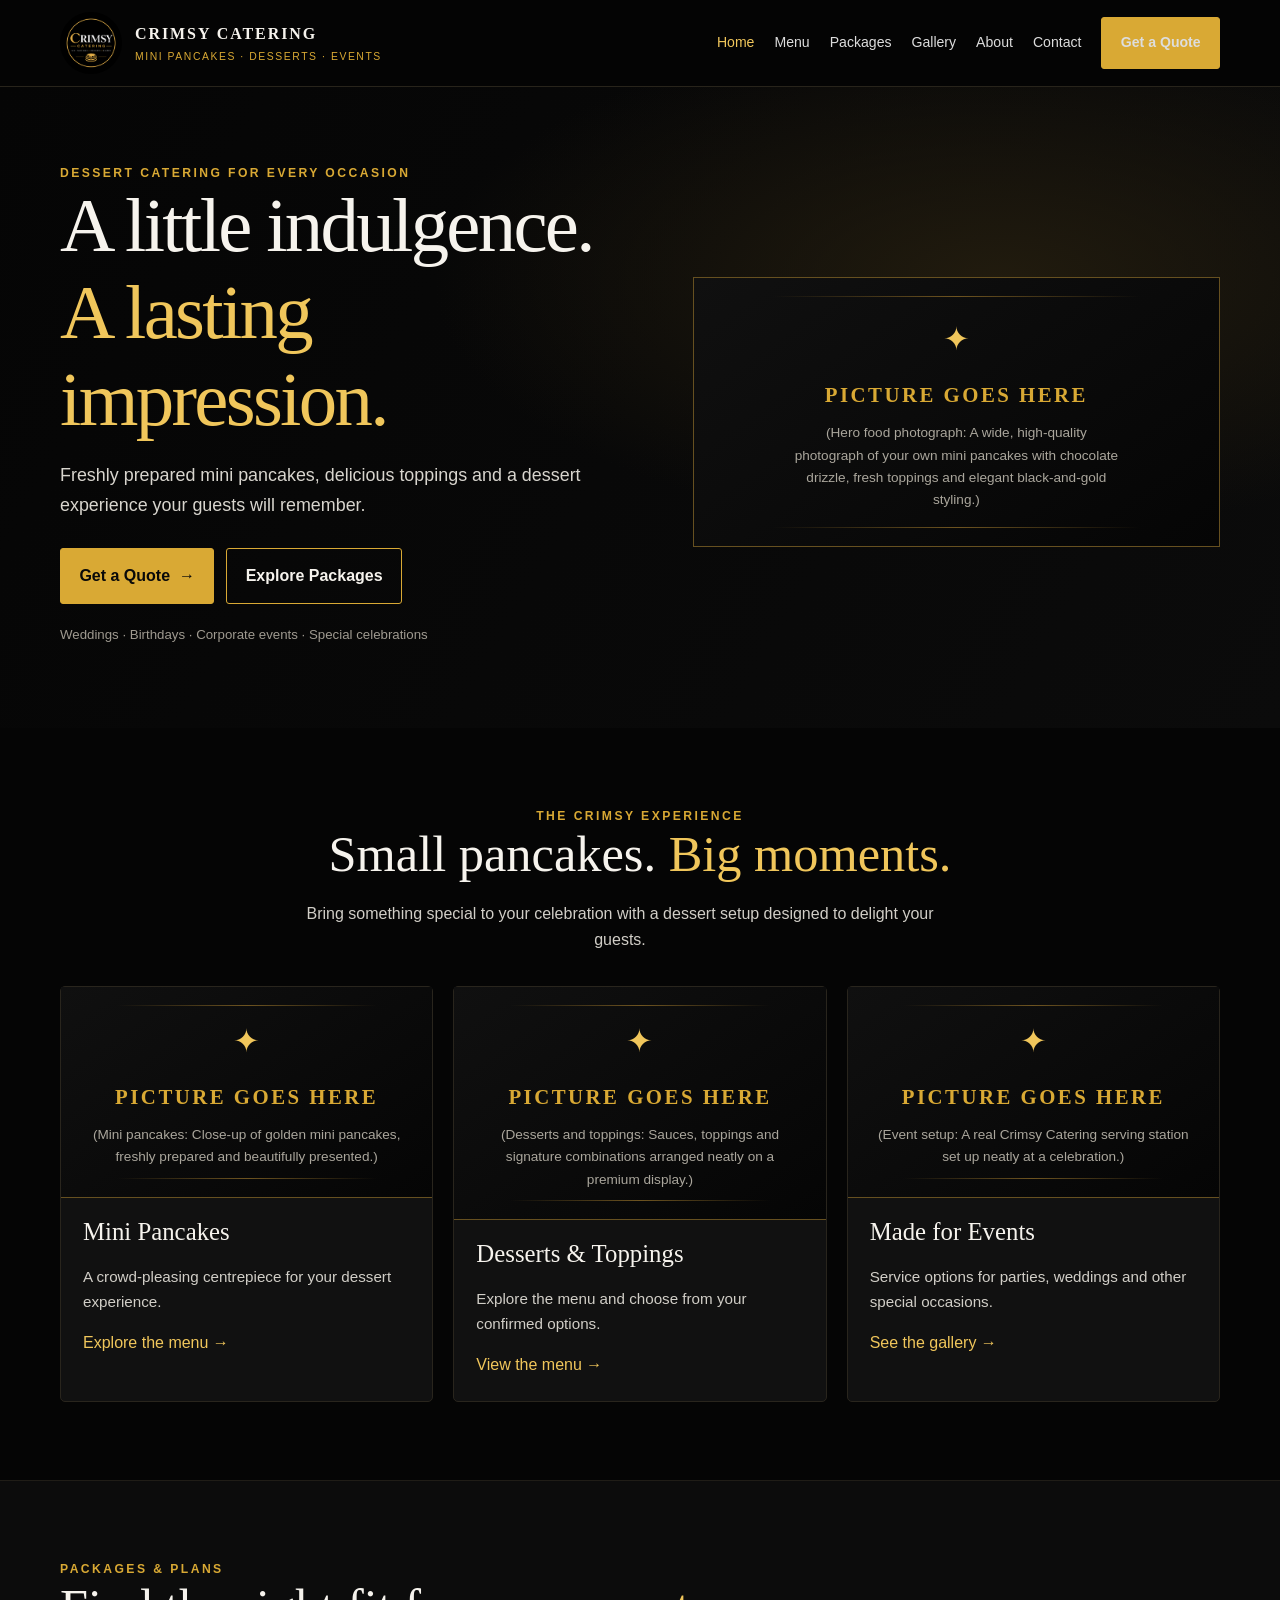
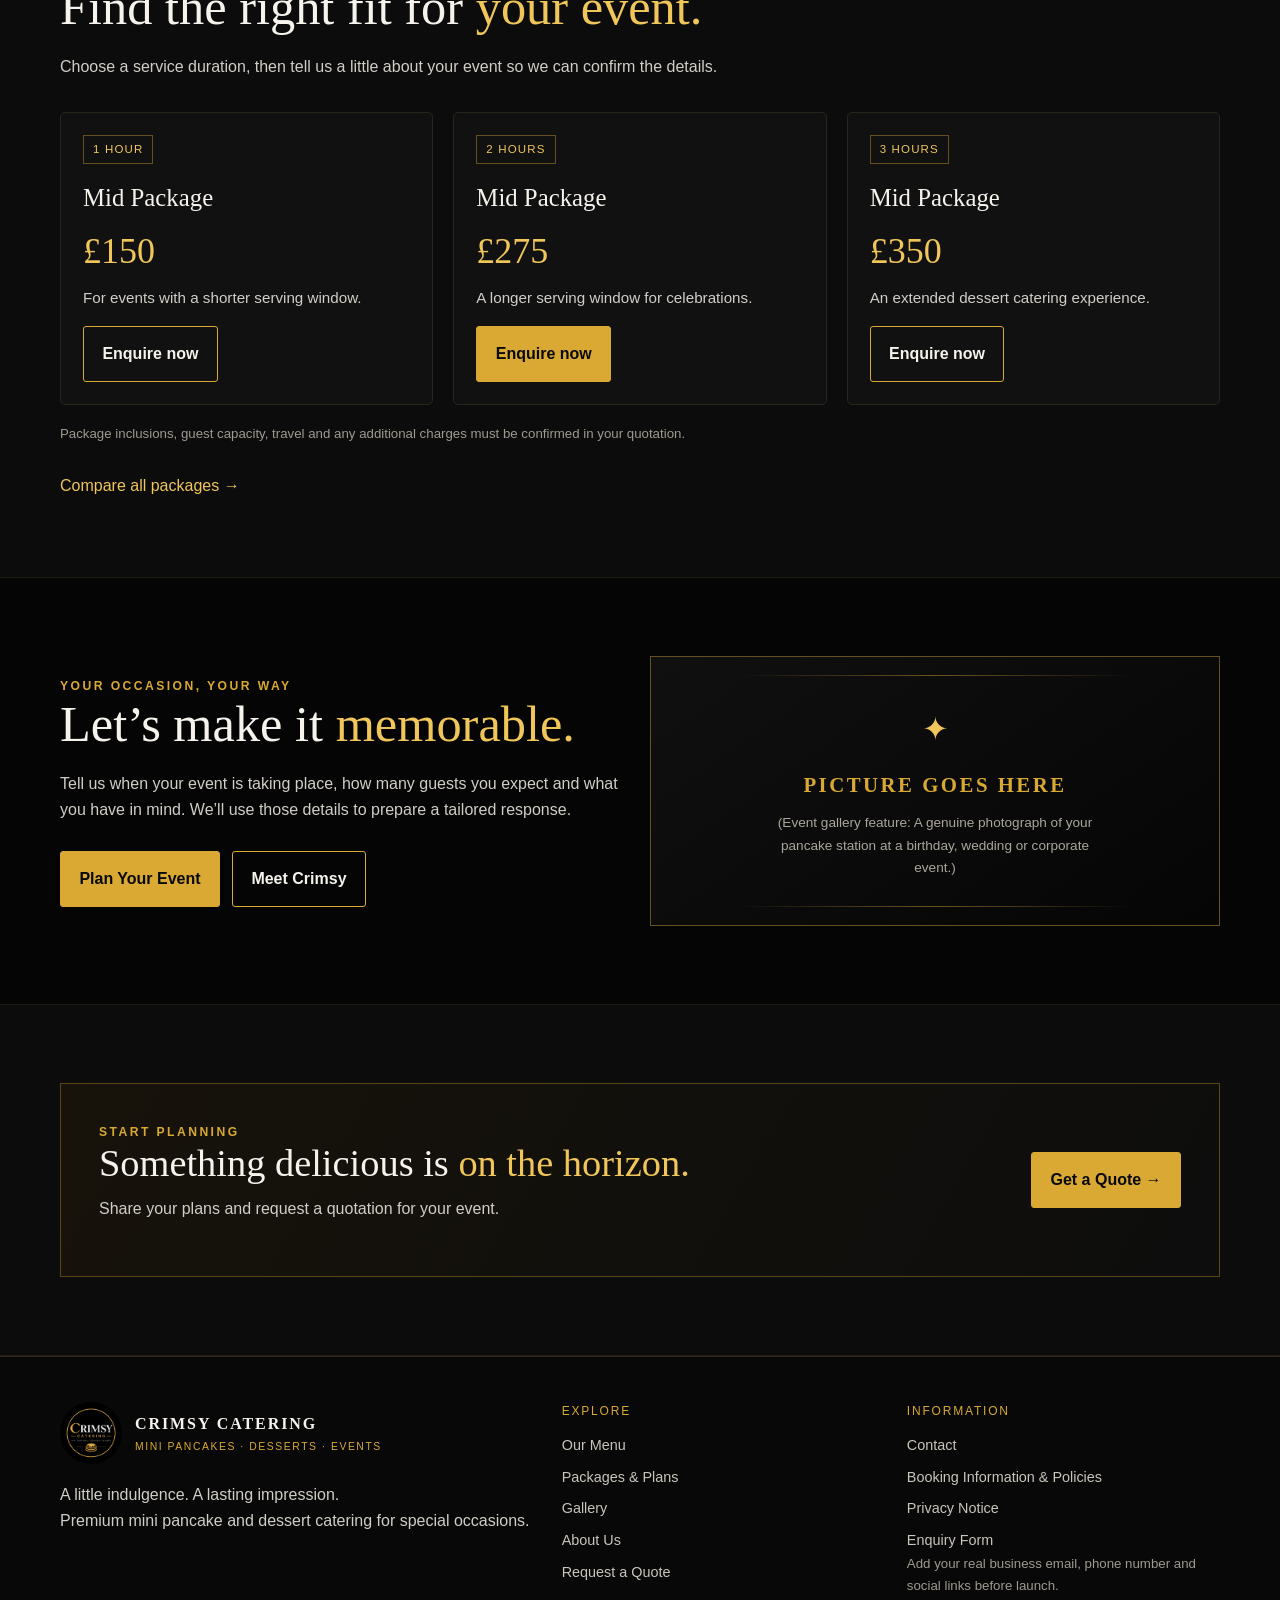
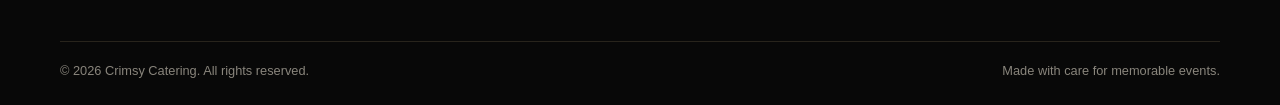
<file: index.html>
<!doctype html>
<html lang="en-GB"><head><meta charset="utf-8"><meta name="viewport" content="width=device-width, initial-scale=1">
<title>Home | Crimsy Catering</title><meta name="description" content="Crimsy Catering — premium mini pancakes, desserts and event catering.">
<meta name="theme-color" content="#050505"><link rel="icon" href="assets/crimsy-logo.png"><link rel="stylesheet" href="assets/style.css">
</head><body><header class="site-header"><div class="wrap nav">
      <a class="brand" href="index.html" aria-label="Crimsy Catering home">
        <img src="assets/crimsy-logo.png" alt="Crimsy Catering logo">
        <span><strong>CRIMSY CATERING</strong><small>MINI PANCAKES · DESSERTS · EVENTS</small></span>
      </a>
      <button class="nav-toggle" aria-expanded="false" aria-label="Open navigation">☰</button>
      <nav class="nav-links" aria-label="Main navigation"><a href="index.html" aria-current="page">Home</a><a href="menu.html" >Menu</a><a href="packages.html" >Packages</a><a href="gallery.html" >Gallery</a><a href="about.html" >About</a><a href="contact.html" >Contact</a><a class="button" href="quote.html">Get a Quote</a></nav>
    </div></header><main>
<section class="hero"><div class="wrap hero-grid"><div>
  <div class="eyebrow">Dessert catering for every occasion</div>
  <h1>A little indulgence.<br><span class="gold">A lasting impression.</span></h1>
  <p class="lead">Freshly prepared mini pancakes, delicious toppings and a dessert experience your guests will remember.</p>
  <div class="actions"><a class="button" href="quote.html">Get a Quote <span>→</span></a><a class="button secondary" href="packages.html">Explore Packages</a></div>
  <p class="smallprint" style="margin-top:20px">Weddings · Birthdays · Corporate events · Special celebrations</p>
</div><div class="placeholder " role="img" aria-label="Picture placeholder: Hero food photograph. A wide, high-quality photograph of your own mini pancakes with chocolate drizzle, fresh toppings and elegant black-and-gold styling.">
      <div class="frame-icon" aria-hidden="true">✦</div>
      <strong>Picture goes here</strong>
      <span>(Hero food photograph: A wide, high-quality photograph of your own mini pancakes with chocolate drizzle, fresh toppings and elegant black-and-gold styling.)</span>
    </div></div></section>
<section class="section"><div class="wrap"><div class="section-head center"><div class="eyebrow">The Crimsy experience</div><h2>Small pancakes. <span class="gold">Big moments.</span></h2><p>Bring something special to your celebration with a dessert setup designed to delight your guests.</p></div>
<div class="grid"><article class="card"><div class="placeholder compact" role="img" aria-label="Picture placeholder: Mini pancakes. Close-up of golden mini pancakes, freshly prepared and beautifully presented.">
      <div class="frame-icon" aria-hidden="true">✦</div>
      <strong>Picture goes here</strong>
      <span>(Mini pancakes: Close-up of golden mini pancakes, freshly prepared and beautifully presented.)</span>
    </div><h3>Mini Pancakes</h3><p>A crowd-pleasing centrepiece for your dessert experience.</p><a class="gold" href="menu.html">Explore the menu →</a></article>
<article class="card"><div class="placeholder compact" role="img" aria-label="Picture placeholder: Desserts and toppings. Sauces, toppings and signature combinations arranged neatly on a premium display.">
      <div class="frame-icon" aria-hidden="true">✦</div>
      <strong>Picture goes here</strong>
      <span>(Desserts and toppings: Sauces, toppings and signature combinations arranged neatly on a premium display.)</span>
    </div><h3>Desserts & Toppings</h3><p>Explore the menu and choose from your confirmed options.</p><a class="gold" href="menu.html">View the menu →</a></article>
<article class="card"><div class="placeholder compact" role="img" aria-label="Picture placeholder: Event setup. A real Crimsy Catering serving station set up neatly at a celebration.">
      <div class="frame-icon" aria-hidden="true">✦</div>
      <strong>Picture goes here</strong>
      <span>(Event setup: A real Crimsy Catering serving station set up neatly at a celebration.)</span>
    </div><h3>Made for Events</h3><p>Service options for parties, weddings and other special occasions.</p><a class="gold" href="gallery.html">See the gallery →</a></article></div></div></section>
<section class="section alt"><div class="wrap"><div class="section-head"><div class="eyebrow">Packages & plans</div><h2>Find the right fit for <span class="gold">your event.</span></h2><p>Choose a service duration, then tell us a little about your event so we can confirm the details.</p></div>
<div class="grid"><article class="card"><span class="tag">1 hour</span><h3>Mid Package</h3><div class="price">£150</div><p>For events with a shorter serving window.</p><a class="button secondary" href="quote.html?package=1-hour">Enquire now</a></article><article class="card"><span class="tag">2 hours</span><h3>Mid Package</h3><div class="price">£275</div><p>A longer serving window for celebrations.</p><a class="button" href="quote.html?package=2-hours">Enquire now</a></article><article class="card"><span class="tag">3 hours</span><h3>Mid Package</h3><div class="price">£350</div><p>An extended dessert catering experience.</p><a class="button secondary" href="quote.html?package=3-hours">Enquire now</a></article></div>
<p class="smallprint" style="margin-top:18px">Package inclusions, guest capacity, travel and any additional charges must be confirmed in your quotation.</p><div class="actions"><a class="gold" href="packages.html">Compare all packages →</a></div></div></section>
<section class="section"><div class="wrap"><div class="grid two" style="align-items:center"><div><div class="eyebrow">Your occasion, your way</div><h2>Let’s make it <span class="gold">memorable.</span></h2><p>Tell us when your event is taking place, how many guests you expect and what you have in mind. We’ll use those details to prepare a tailored response.</p><div class="actions"><a class="button" href="quote.html">Plan Your Event</a><a class="button secondary" href="about.html">Meet Crimsy</a></div></div><div class="placeholder " role="img" aria-label="Picture placeholder: Event gallery feature. A genuine photograph of your pancake station at a birthday, wedding or corporate event.">
      <div class="frame-icon" aria-hidden="true">✦</div>
      <strong>Picture goes here</strong>
      <span>(Event gallery feature: A genuine photograph of your pancake station at a birthday, wedding or corporate event.)</span>
    </div></div></div></section>
<section class="section alt"><div class="wrap"><div class="banner"><div><div class="eyebrow">Start planning</div><h2>Something delicious is <span class="gold">on the horizon.</span></h2><p>Share your plans and request a quotation for your event.</p></div><a class="button" href="quote.html">Get a Quote →</a></div></div></section>
</main><footer class="site-footer"><div class="wrap">
      <div class="footer-grid">
        <div><a class="brand" href="index.html"><img src="assets/crimsy-logo.png" alt=""><span><strong>CRIMSY CATERING</strong><small>MINI PANCAKES · DESSERTS · EVENTS</small></span></a><p style="margin-top:18px">A little indulgence. A lasting impression.<br>Premium mini pancake and dessert catering for special occasions.</p></div>
        <div><div class="footer-title">Explore</div><div class="footer-links"><a href="menu.html">Our Menu</a><a href="packages.html">Packages & Plans</a><a href="gallery.html">Gallery</a><a href="about.html">About Us</a><a href="quote.html">Request a Quote</a></div></div>
        <div><div class="footer-title">Information</div><div class="footer-links"><a href="contact.html">Contact</a><a href="booking-information.html">Booking Information & Policies</a><a href="privacy.html">Privacy Notice</a><a href="quote.html">Enquiry Form</a></div><p class="smallprint">Add your real business email, phone number and social links before launch.</p></div>
      </div>
      <div class="copyright"><span>© <span data-year></span> Crimsy Catering. All rights reserved.</span><span>Made with care for memorable events.</span></div>
    </div></footer><script src="assets/script.js"></script></body></html>
</file>
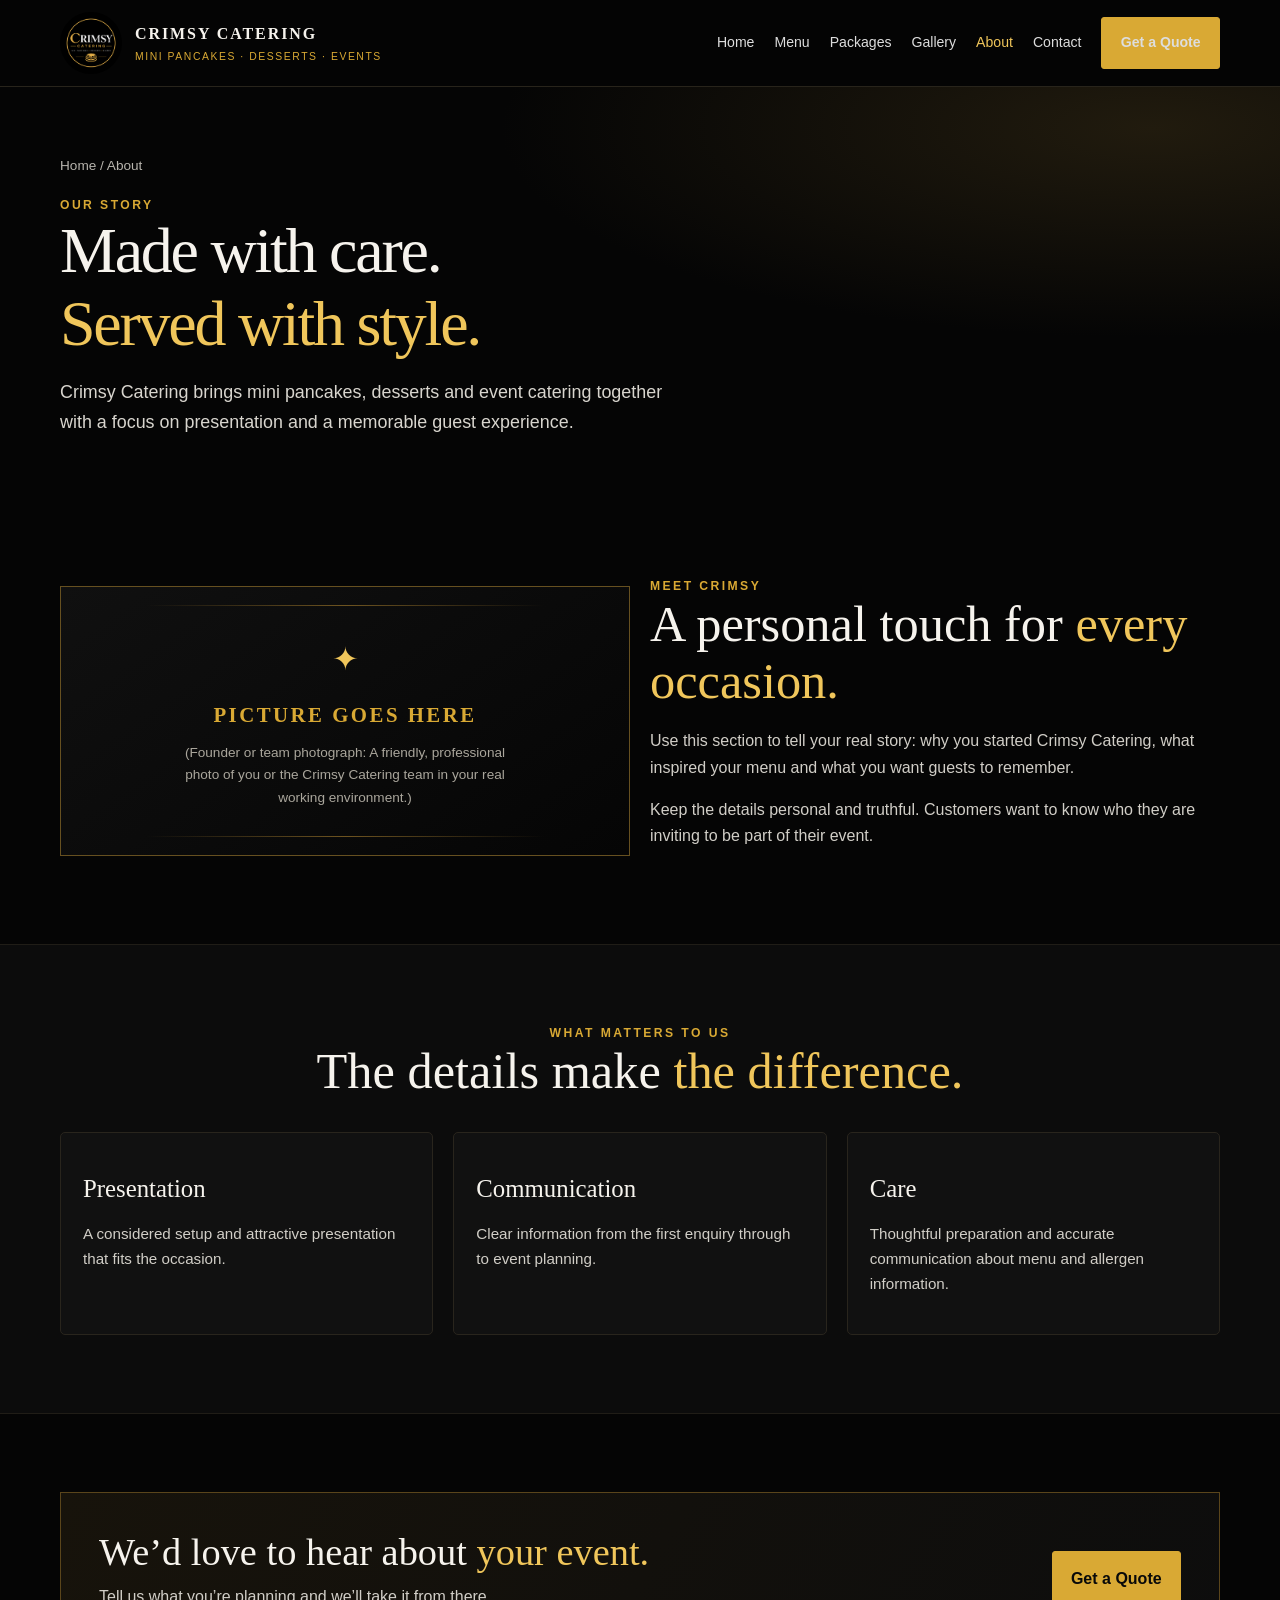
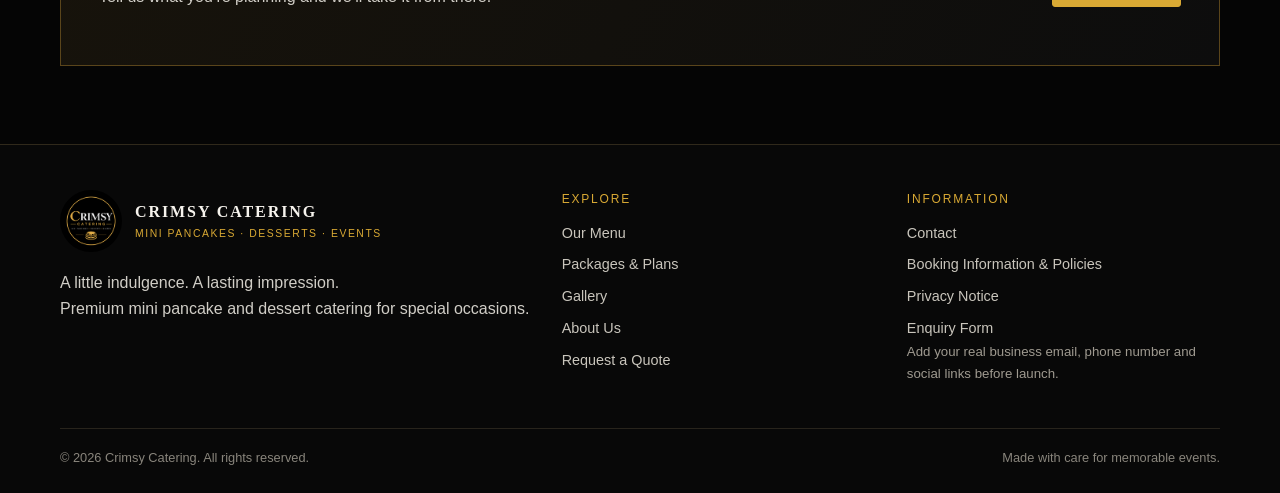
<file: about.html>
<!doctype html>
<html lang="en-GB"><head><meta charset="utf-8"><meta name="viewport" content="width=device-width, initial-scale=1">
<title>About Us | Crimsy Catering</title><meta name="description" content="Crimsy Catering — premium mini pancakes, desserts and event catering.">
<meta name="theme-color" content="#050505"><link rel="icon" href="assets/crimsy-logo.png"><link rel="stylesheet" href="assets/style.css">
</head><body><header class="site-header"><div class="wrap nav">
      <a class="brand" href="index.html" aria-label="Crimsy Catering home">
        <img src="assets/crimsy-logo.png" alt="Crimsy Catering logo">
        <span><strong>CRIMSY CATERING</strong><small>MINI PANCAKES · DESSERTS · EVENTS</small></span>
      </a>
      <button class="nav-toggle" aria-expanded="false" aria-label="Open navigation">☰</button>
      <nav class="nav-links" aria-label="Main navigation"><a href="index.html" >Home</a><a href="menu.html" >Menu</a><a href="packages.html" >Packages</a><a href="gallery.html" >Gallery</a><a href="about.html" aria-current="page">About</a><a href="contact.html" >Contact</a><a class="button" href="quote.html">Get a Quote</a></nav>
    </div></header><main><section class="page-hero"><div class="wrap"><div class="breadcrumb">Home / About</div><div class="eyebrow">Our story</div><h1>Made with care.<br><span class="gold">Served with style.</span></h1><p class="lead">Crimsy Catering brings mini pancakes, desserts and event catering together with a focus on presentation and a memorable guest experience.</p></div></section>
<section class="section"><div class="wrap"><div class="grid two" style="align-items:center"><div><div class="placeholder " role="img" aria-label="Picture placeholder: Founder or team photograph. A friendly, professional photo of you or the Crimsy Catering team in your real working environment.">
      <div class="frame-icon" aria-hidden="true">✦</div>
      <strong>Picture goes here</strong>
      <span>(Founder or team photograph: A friendly, professional photo of you or the Crimsy Catering team in your real working environment.)</span>
    </div></div><div><div class="eyebrow">Meet Crimsy</div><h2>A personal touch for <span class="gold">every occasion.</span></h2><p>Use this section to tell your real story: why you started Crimsy Catering, what inspired your menu and what you want guests to remember.</p><p>Keep the details personal and truthful. Customers want to know who they are inviting to be part of their event.</p></div></div></div></section>
<section class="section alt"><div class="wrap"><div class="section-head center"><div class="eyebrow">What matters to us</div><h2>The details make <span class="gold">the difference.</span></h2></div><div class="grid"><article class="card"><h3>Presentation</h3><p>A considered setup and attractive presentation that fits the occasion.</p></article><article class="card"><h3>Communication</h3><p>Clear information from the first enquiry through to event planning.</p></article><article class="card"><h3>Care</h3><p>Thoughtful preparation and accurate communication about menu and allergen information.</p></article></div></div></section>
<section class="section"><div class="wrap"><div class="banner"><div><h2>We’d love to hear about <span class="gold">your event.</span></h2><p>Tell us what you’re planning and we’ll take it from there.</p></div><a class="button" href="quote.html">Get a Quote</a></div></div></section></main><footer class="site-footer"><div class="wrap">
      <div class="footer-grid">
        <div><a class="brand" href="index.html"><img src="assets/crimsy-logo.png" alt=""><span><strong>CRIMSY CATERING</strong><small>MINI PANCAKES · DESSERTS · EVENTS</small></span></a><p style="margin-top:18px">A little indulgence. A lasting impression.<br>Premium mini pancake and dessert catering for special occasions.</p></div>
        <div><div class="footer-title">Explore</div><div class="footer-links"><a href="menu.html">Our Menu</a><a href="packages.html">Packages & Plans</a><a href="gallery.html">Gallery</a><a href="about.html">About Us</a><a href="quote.html">Request a Quote</a></div></div>
        <div><div class="footer-title">Information</div><div class="footer-links"><a href="contact.html">Contact</a><a href="booking-information.html">Booking Information & Policies</a><a href="privacy.html">Privacy Notice</a><a href="quote.html">Enquiry Form</a></div><p class="smallprint">Add your real business email, phone number and social links before launch.</p></div>
      </div>
      <div class="copyright"><span>© <span data-year></span> Crimsy Catering. All rights reserved.</span><span>Made with care for memorable events.</span></div>
    </div></footer><script src="assets/script.js"></script></body></html>
</file>
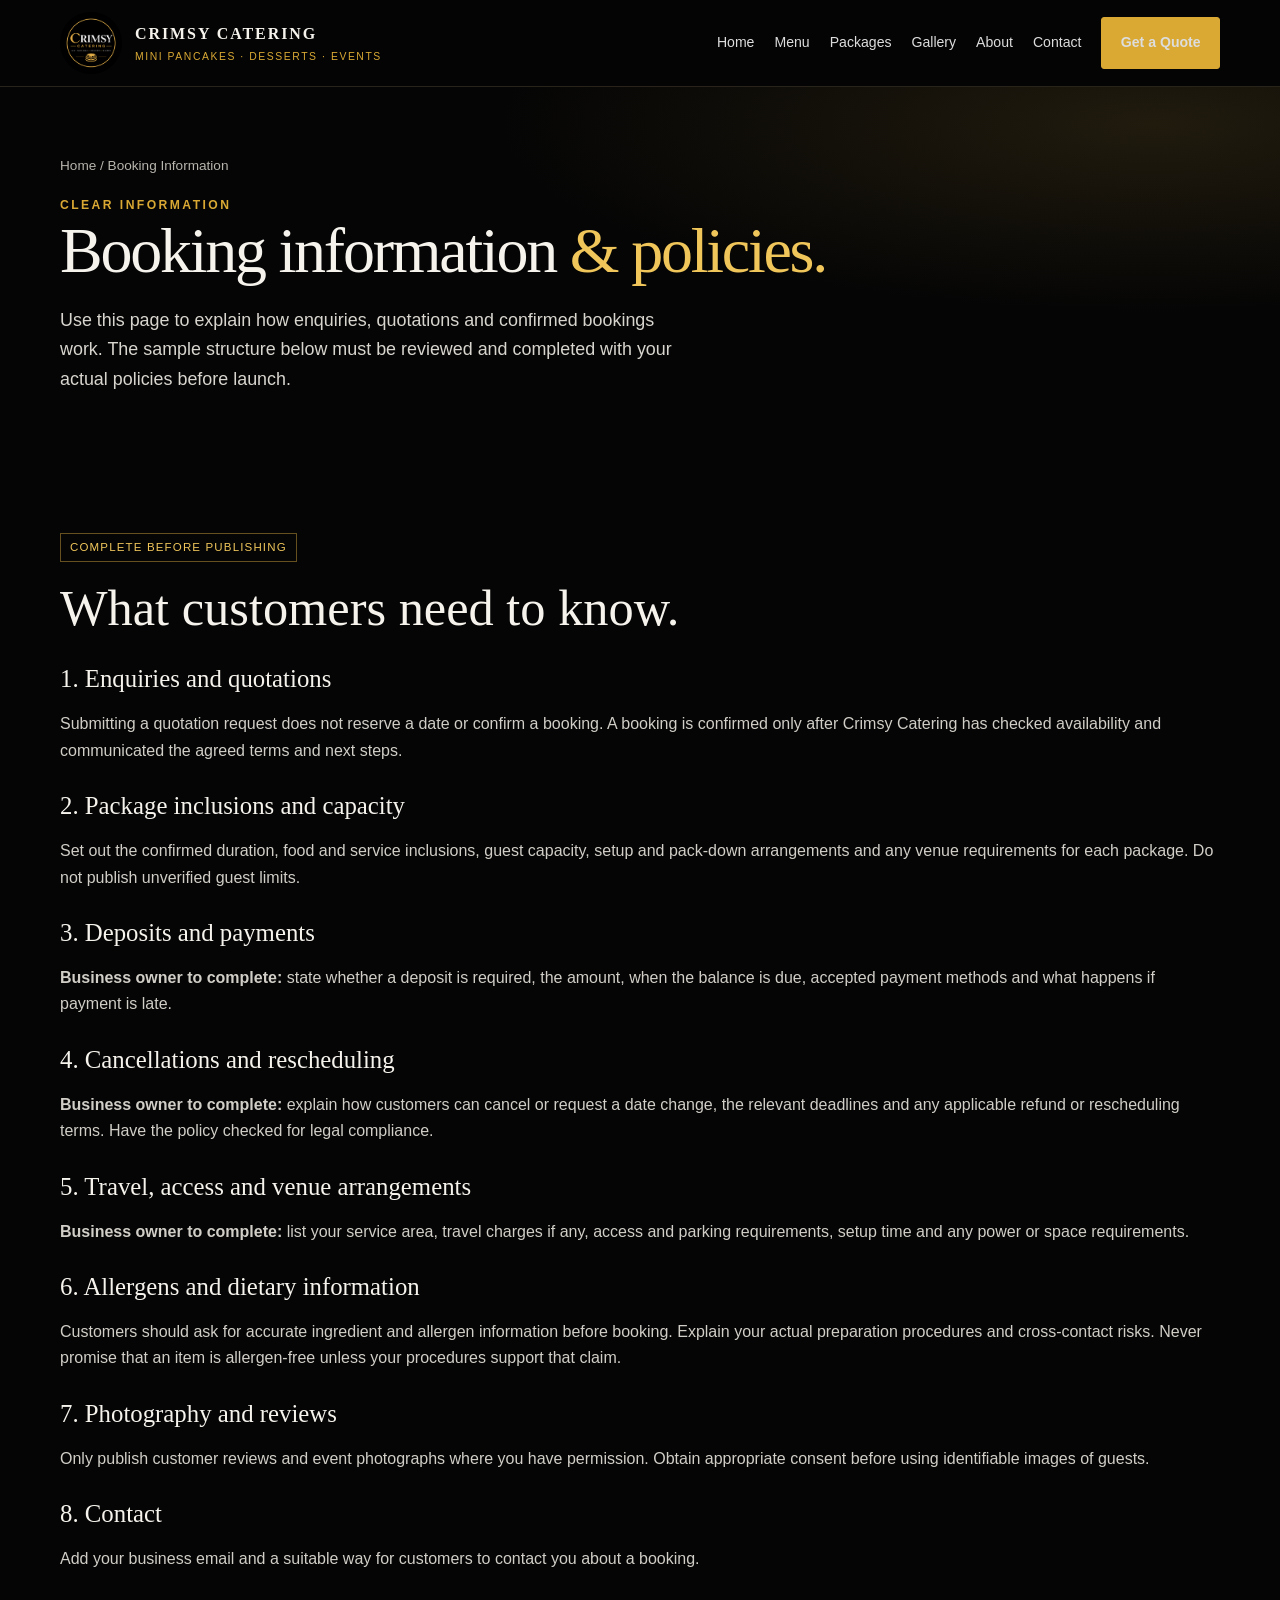
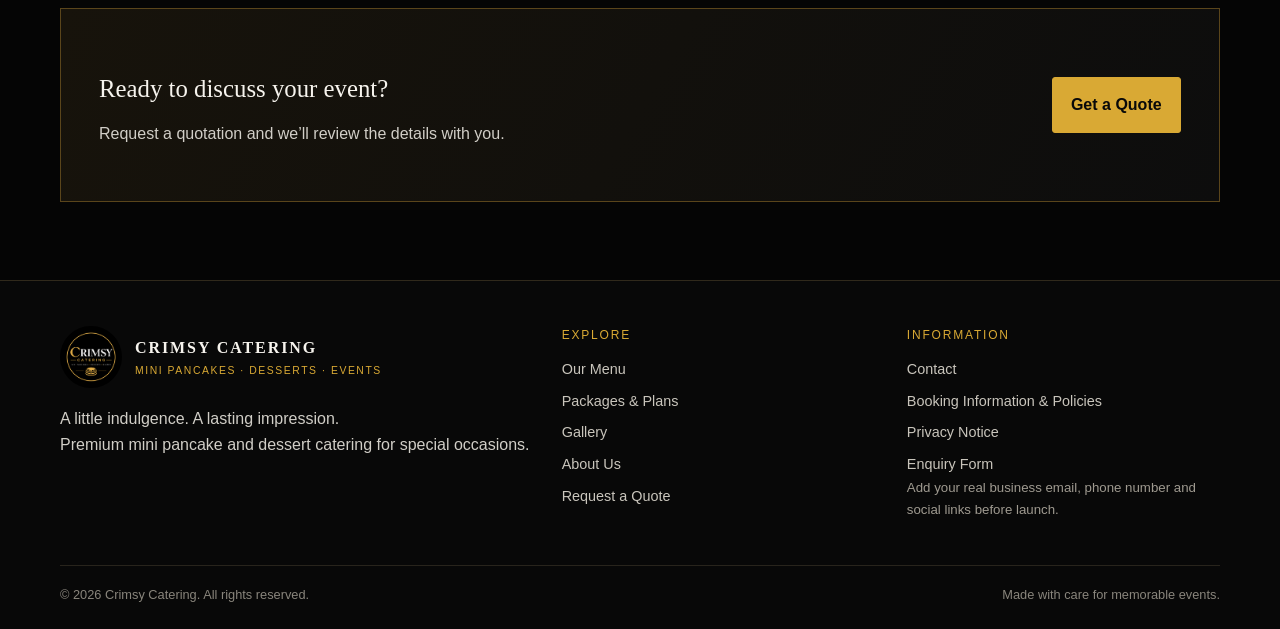
<file: booking-information.html>
<!doctype html>
<html lang="en-GB"><head><meta charset="utf-8"><meta name="viewport" content="width=device-width, initial-scale=1">
<title>Booking Information & Policies | Crimsy Catering</title><meta name="description" content="Crimsy Catering — premium mini pancakes, desserts and event catering.">
<meta name="theme-color" content="#050505"><link rel="icon" href="assets/crimsy-logo.png"><link rel="stylesheet" href="assets/style.css">
</head><body><header class="site-header"><div class="wrap nav">
      <a class="brand" href="index.html" aria-label="Crimsy Catering home">
        <img src="assets/crimsy-logo.png" alt="Crimsy Catering logo">
        <span><strong>CRIMSY CATERING</strong><small>MINI PANCAKES · DESSERTS · EVENTS</small></span>
      </a>
      <button class="nav-toggle" aria-expanded="false" aria-label="Open navigation">☰</button>
      <nav class="nav-links" aria-label="Main navigation"><a href="index.html" >Home</a><a href="menu.html" >Menu</a><a href="packages.html" >Packages</a><a href="gallery.html" >Gallery</a><a href="about.html" >About</a><a href="contact.html" >Contact</a><a class="button" href="quote.html">Get a Quote</a></nav>
    </div></header><main><section class="page-hero"><div class="wrap"><div class="breadcrumb">Home / Booking Information</div><div class="eyebrow">Clear information</div><h1>Booking information <span class="gold">& policies.</span></h1><p class="lead">Use this page to explain how enquiries, quotations and confirmed bookings work. The sample structure below must be reviewed and completed with your actual policies before launch.</p></div></section>
<section class="section"><div class="wrap policy-list"><div class="tag">Complete before publishing</div><h2 style="margin-top:18px">What customers need to know.</h2>
<h3>1. Enquiries and quotations</h3><p>Submitting a quotation request does not reserve a date or confirm a booking. A booking is confirmed only after Crimsy Catering has checked availability and communicated the agreed terms and next steps.</p>
<h3>2. Package inclusions and capacity</h3><p>Set out the confirmed duration, food and service inclusions, guest capacity, setup and pack-down arrangements and any venue requirements for each package. Do not publish unverified guest limits.</p>
<h3>3. Deposits and payments</h3><p><strong>Business owner to complete:</strong> state whether a deposit is required, the amount, when the balance is due, accepted payment methods and what happens if payment is late.</p>
<h3>4. Cancellations and rescheduling</h3><p><strong>Business owner to complete:</strong> explain how customers can cancel or request a date change, the relevant deadlines and any applicable refund or rescheduling terms. Have the policy checked for legal compliance.</p>
<h3>5. Travel, access and venue arrangements</h3><p><strong>Business owner to complete:</strong> list your service area, travel charges if any, access and parking requirements, setup time and any power or space requirements.</p>
<h3>6. Allergens and dietary information</h3><p>Customers should ask for accurate ingredient and allergen information before booking. Explain your actual preparation procedures and cross-contact risks. Never promise that an item is allergen-free unless your procedures support that claim.</p>
<h3>7. Photography and reviews</h3><p>Only publish customer reviews and event photographs where you have permission. Obtain appropriate consent before using identifiable images of guests.</p>
<h3>8. Contact</h3><p>Add your business email and a suitable way for customers to contact you about a booking.</p>
<div class="banner" style="margin-top:35px"><div><h3>Ready to discuss your event?</h3><p>Request a quotation and we’ll review the details with you.</p></div><a class="button" href="quote.html">Get a Quote</a></div></div></section></main><footer class="site-footer"><div class="wrap">
      <div class="footer-grid">
        <div><a class="brand" href="index.html"><img src="assets/crimsy-logo.png" alt=""><span><strong>CRIMSY CATERING</strong><small>MINI PANCAKES · DESSERTS · EVENTS</small></span></a><p style="margin-top:18px">A little indulgence. A lasting impression.<br>Premium mini pancake and dessert catering for special occasions.</p></div>
        <div><div class="footer-title">Explore</div><div class="footer-links"><a href="menu.html">Our Menu</a><a href="packages.html">Packages & Plans</a><a href="gallery.html">Gallery</a><a href="about.html">About Us</a><a href="quote.html">Request a Quote</a></div></div>
        <div><div class="footer-title">Information</div><div class="footer-links"><a href="contact.html">Contact</a><a href="booking-information.html">Booking Information & Policies</a><a href="privacy.html">Privacy Notice</a><a href="quote.html">Enquiry Form</a></div><p class="smallprint">Add your real business email, phone number and social links before launch.</p></div>
      </div>
      <div class="copyright"><span>© <span data-year></span> Crimsy Catering. All rights reserved.</span><span>Made with care for memorable events.</span></div>
    </div></footer><script src="assets/script.js"></script></body></html>
</file>
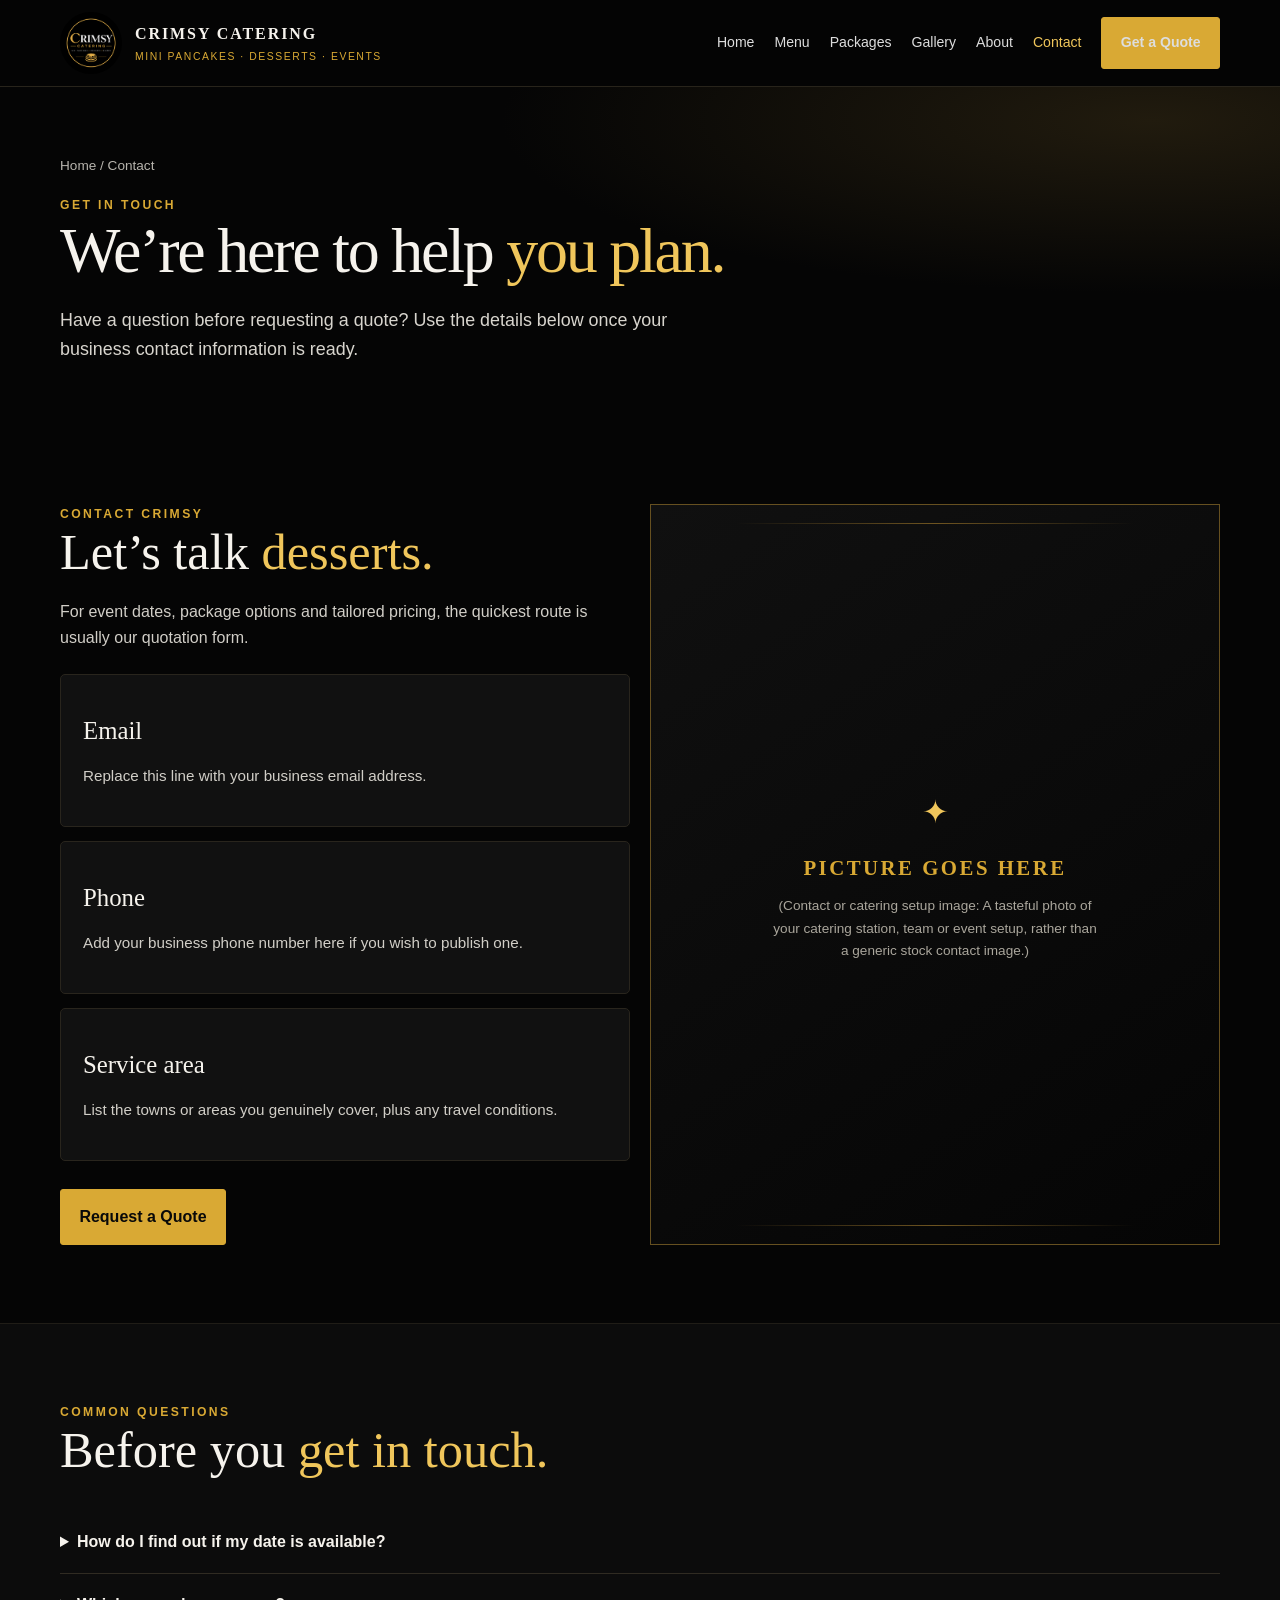
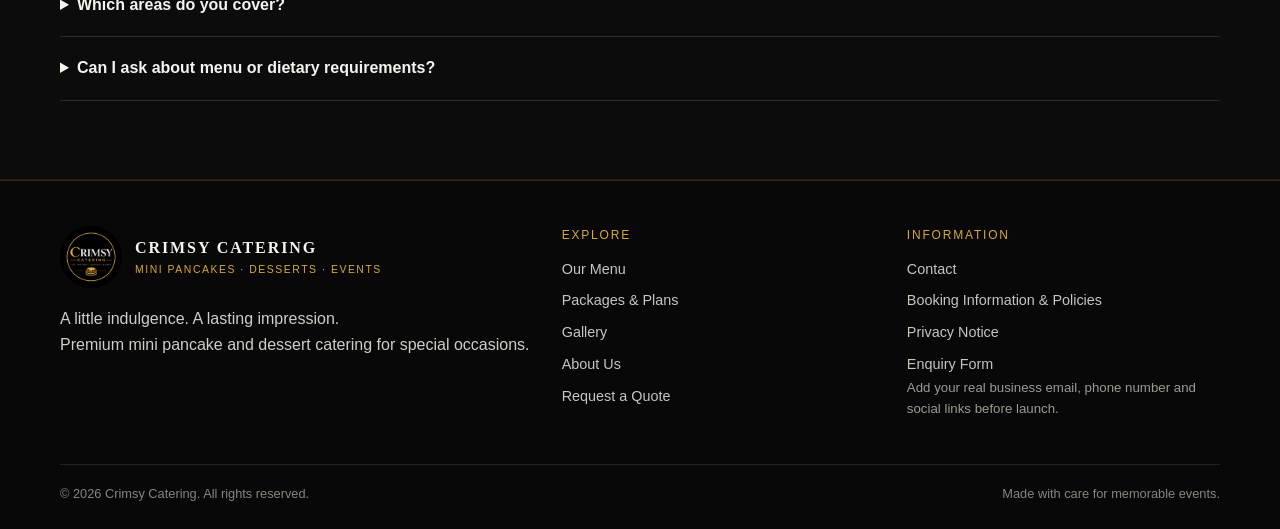
<file: contact.html>
<!doctype html>
<html lang="en-GB"><head><meta charset="utf-8"><meta name="viewport" content="width=device-width, initial-scale=1">
<title>Contact | Crimsy Catering</title><meta name="description" content="Crimsy Catering — premium mini pancakes, desserts and event catering.">
<meta name="theme-color" content="#050505"><link rel="icon" href="assets/crimsy-logo.png"><link rel="stylesheet" href="assets/style.css">
</head><body><header class="site-header"><div class="wrap nav">
      <a class="brand" href="index.html" aria-label="Crimsy Catering home">
        <img src="assets/crimsy-logo.png" alt="Crimsy Catering logo">
        <span><strong>CRIMSY CATERING</strong><small>MINI PANCAKES · DESSERTS · EVENTS</small></span>
      </a>
      <button class="nav-toggle" aria-expanded="false" aria-label="Open navigation">☰</button>
      <nav class="nav-links" aria-label="Main navigation"><a href="index.html" >Home</a><a href="menu.html" >Menu</a><a href="packages.html" >Packages</a><a href="gallery.html" >Gallery</a><a href="about.html" >About</a><a href="contact.html" aria-current="page">Contact</a><a class="button" href="quote.html">Get a Quote</a></nav>
    </div></header><main><section class="page-hero"><div class="wrap"><div class="breadcrumb">Home / Contact</div><div class="eyebrow">Get in touch</div><h1>We’re here to help <span class="gold">you plan.</span></h1><p class="lead">Have a question before requesting a quote? Use the details below once your business contact information is ready.</p></div></section>
<section class="section"><div class="wrap"><div class="grid two"><div><div class="eyebrow">Contact Crimsy</div><h2>Let’s talk <span class="gold">desserts.</span></h2><p>For event dates, package options and tailored pricing, the quickest route is usually our quotation form.</p><div class="card" style="margin-top:22px"><h3>Email</h3><p>Replace this line with your business email address.</p></div><div class="card" style="margin-top:14px"><h3>Phone</h3><p>Add your business phone number here if you wish to publish one.</p></div><div class="card" style="margin-top:14px"><h3>Service area</h3><p>List the towns or areas you genuinely cover, plus any travel conditions.</p></div><div class="actions"><a class="button" href="quote.html">Request a Quote</a></div></div><div class="placeholder " role="img" aria-label="Picture placeholder: Contact or catering setup image. A tasteful photo of your catering station, team or event setup, rather than a generic stock contact image.">
      <div class="frame-icon" aria-hidden="true">✦</div>
      <strong>Picture goes here</strong>
      <span>(Contact or catering setup image: A tasteful photo of your catering station, team or event setup, rather than a generic stock contact image.)</span>
    </div></div></div></section>
<section class="section alt"><div class="wrap"><div class="section-head"><div class="eyebrow">Common questions</div><h2>Before you <span class="gold">get in touch.</span></h2></div><div class="faq"><details><summary>How do I find out if my date is available?</summary><p>Send an enquiry with your event date and location. Your booking is not confirmed until Crimsy Catering has confirmed availability and agreed the booking with you.</p></details><details><summary>Which areas do you cover?</summary><p>Add your current service area and any travel conditions here before launch.</p></details><details><summary>Can I ask about menu or dietary requirements?</summary><p>Yes. Include your questions in the quotation form and request verified ingredient and allergen information before booking.</p></details></div></div></section></main><footer class="site-footer"><div class="wrap">
      <div class="footer-grid">
        <div><a class="brand" href="index.html"><img src="assets/crimsy-logo.png" alt=""><span><strong>CRIMSY CATERING</strong><small>MINI PANCAKES · DESSERTS · EVENTS</small></span></a><p style="margin-top:18px">A little indulgence. A lasting impression.<br>Premium mini pancake and dessert catering for special occasions.</p></div>
        <div><div class="footer-title">Explore</div><div class="footer-links"><a href="menu.html">Our Menu</a><a href="packages.html">Packages & Plans</a><a href="gallery.html">Gallery</a><a href="about.html">About Us</a><a href="quote.html">Request a Quote</a></div></div>
        <div><div class="footer-title">Information</div><div class="footer-links"><a href="contact.html">Contact</a><a href="booking-information.html">Booking Information & Policies</a><a href="privacy.html">Privacy Notice</a><a href="quote.html">Enquiry Form</a></div><p class="smallprint">Add your real business email, phone number and social links before launch.</p></div>
      </div>
      <div class="copyright"><span>© <span data-year></span> Crimsy Catering. All rights reserved.</span><span>Made with care for memorable events.</span></div>
    </div></footer><script src="assets/script.js"></script></body></html>
</file>
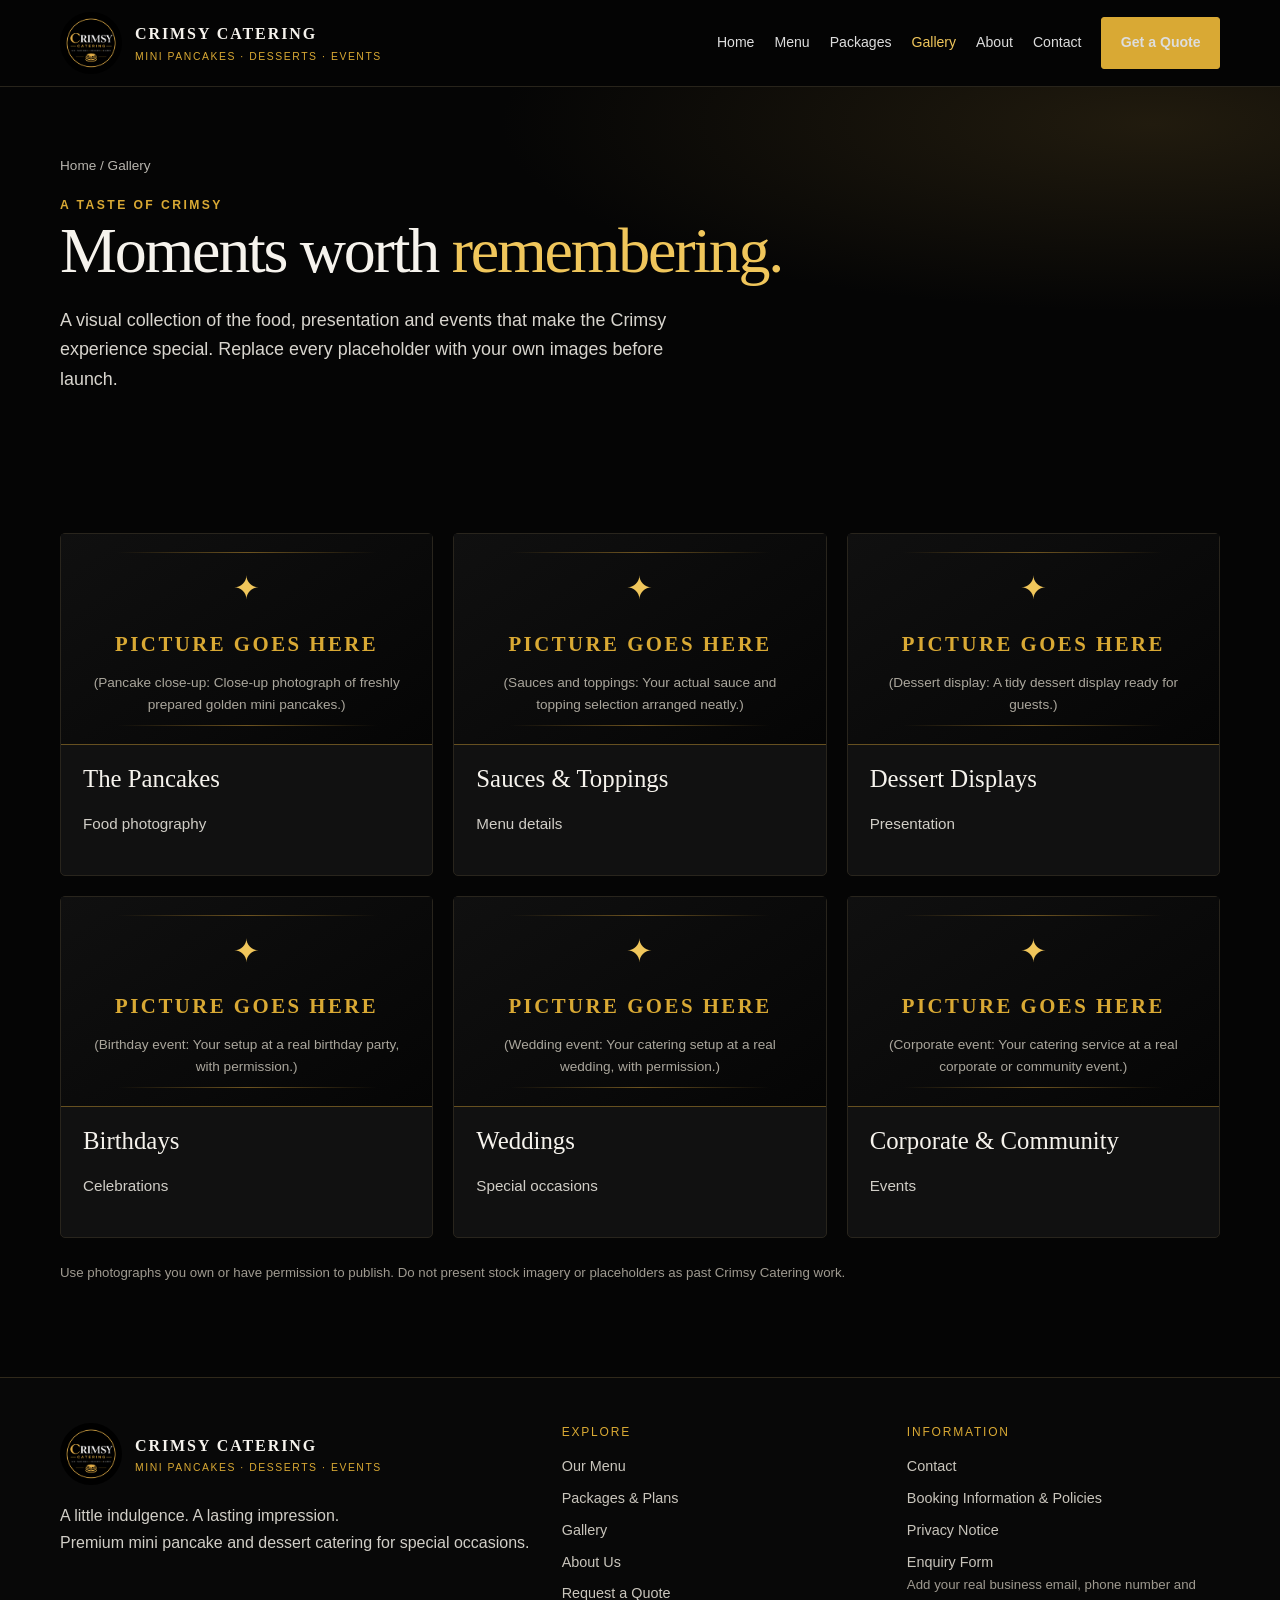
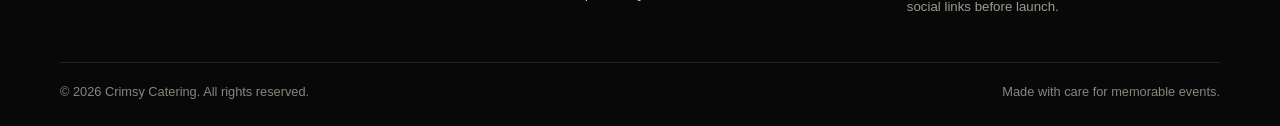
<file: gallery.html>
<!doctype html>
<html lang="en-GB"><head><meta charset="utf-8"><meta name="viewport" content="width=device-width, initial-scale=1">
<title>Gallery | Crimsy Catering</title><meta name="description" content="Crimsy Catering — premium mini pancakes, desserts and event catering.">
<meta name="theme-color" content="#050505"><link rel="icon" href="assets/crimsy-logo.png"><link rel="stylesheet" href="assets/style.css">
</head><body><header class="site-header"><div class="wrap nav">
      <a class="brand" href="index.html" aria-label="Crimsy Catering home">
        <img src="assets/crimsy-logo.png" alt="Crimsy Catering logo">
        <span><strong>CRIMSY CATERING</strong><small>MINI PANCAKES · DESSERTS · EVENTS</small></span>
      </a>
      <button class="nav-toggle" aria-expanded="false" aria-label="Open navigation">☰</button>
      <nav class="nav-links" aria-label="Main navigation"><a href="index.html" >Home</a><a href="menu.html" >Menu</a><a href="packages.html" >Packages</a><a href="gallery.html" aria-current="page">Gallery</a><a href="about.html" >About</a><a href="contact.html" >Contact</a><a class="button" href="quote.html">Get a Quote</a></nav>
    </div></header><main><section class="page-hero"><div class="wrap"><div class="breadcrumb">Home / Gallery</div><div class="eyebrow">A taste of Crimsy</div><h1>Moments worth <span class="gold">remembering.</span></h1><p class="lead">A visual collection of the food, presentation and events that make the Crimsy experience special. Replace every placeholder with your own images before launch.</p></div></section>
<section class="section"><div class="wrap"><div class="grid">
<article class="card"><div class="placeholder compact" role="img" aria-label="Picture placeholder: Pancake close-up. Close-up photograph of freshly prepared golden mini pancakes.">
      <div class="frame-icon" aria-hidden="true">✦</div>
      <strong>Picture goes here</strong>
      <span>(Pancake close-up: Close-up photograph of freshly prepared golden mini pancakes.)</span>
    </div><h3>The Pancakes</h3><p>Food photography</p></article>
<article class="card"><div class="placeholder compact" role="img" aria-label="Picture placeholder: Sauces and toppings. Your actual sauce and topping selection arranged neatly.">
      <div class="frame-icon" aria-hidden="true">✦</div>
      <strong>Picture goes here</strong>
      <span>(Sauces and toppings: Your actual sauce and topping selection arranged neatly.)</span>
    </div><h3>Sauces & Toppings</h3><p>Menu details</p></article>
<article class="card"><div class="placeholder compact" role="img" aria-label="Picture placeholder: Dessert display. A tidy dessert display ready for guests.">
      <div class="frame-icon" aria-hidden="true">✦</div>
      <strong>Picture goes here</strong>
      <span>(Dessert display: A tidy dessert display ready for guests.)</span>
    </div><h3>Dessert Displays</h3><p>Presentation</p></article>
<article class="card"><div class="placeholder compact" role="img" aria-label="Picture placeholder: Birthday event. Your setup at a real birthday party, with permission.">
      <div class="frame-icon" aria-hidden="true">✦</div>
      <strong>Picture goes here</strong>
      <span>(Birthday event: Your setup at a real birthday party, with permission.)</span>
    </div><h3>Birthdays</h3><p>Celebrations</p></article>
<article class="card"><div class="placeholder compact" role="img" aria-label="Picture placeholder: Wedding event. Your catering setup at a real wedding, with permission.">
      <div class="frame-icon" aria-hidden="true">✦</div>
      <strong>Picture goes here</strong>
      <span>(Wedding event: Your catering setup at a real wedding, with permission.)</span>
    </div><h3>Weddings</h3><p>Special occasions</p></article>
<article class="card"><div class="placeholder compact" role="img" aria-label="Picture placeholder: Corporate event. Your catering service at a real corporate or community event.">
      <div class="frame-icon" aria-hidden="true">✦</div>
      <strong>Picture goes here</strong>
      <span>(Corporate event: Your catering service at a real corporate or community event.)</span>
    </div><h3>Corporate & Community</h3><p>Events</p></article>
</div><p class="smallprint" style="margin-top:24px">Use photographs you own or have permission to publish. Do not present stock imagery or placeholders as past Crimsy Catering work.</p></div></section></main><footer class="site-footer"><div class="wrap">
      <div class="footer-grid">
        <div><a class="brand" href="index.html"><img src="assets/crimsy-logo.png" alt=""><span><strong>CRIMSY CATERING</strong><small>MINI PANCAKES · DESSERTS · EVENTS</small></span></a><p style="margin-top:18px">A little indulgence. A lasting impression.<br>Premium mini pancake and dessert catering for special occasions.</p></div>
        <div><div class="footer-title">Explore</div><div class="footer-links"><a href="menu.html">Our Menu</a><a href="packages.html">Packages & Plans</a><a href="gallery.html">Gallery</a><a href="about.html">About Us</a><a href="quote.html">Request a Quote</a></div></div>
        <div><div class="footer-title">Information</div><div class="footer-links"><a href="contact.html">Contact</a><a href="booking-information.html">Booking Information & Policies</a><a href="privacy.html">Privacy Notice</a><a href="quote.html">Enquiry Form</a></div><p class="smallprint">Add your real business email, phone number and social links before launch.</p></div>
      </div>
      <div class="copyright"><span>© <span data-year></span> Crimsy Catering. All rights reserved.</span><span>Made with care for memorable events.</span></div>
    </div></footer><script src="assets/script.js"></script></body></html>
</file>
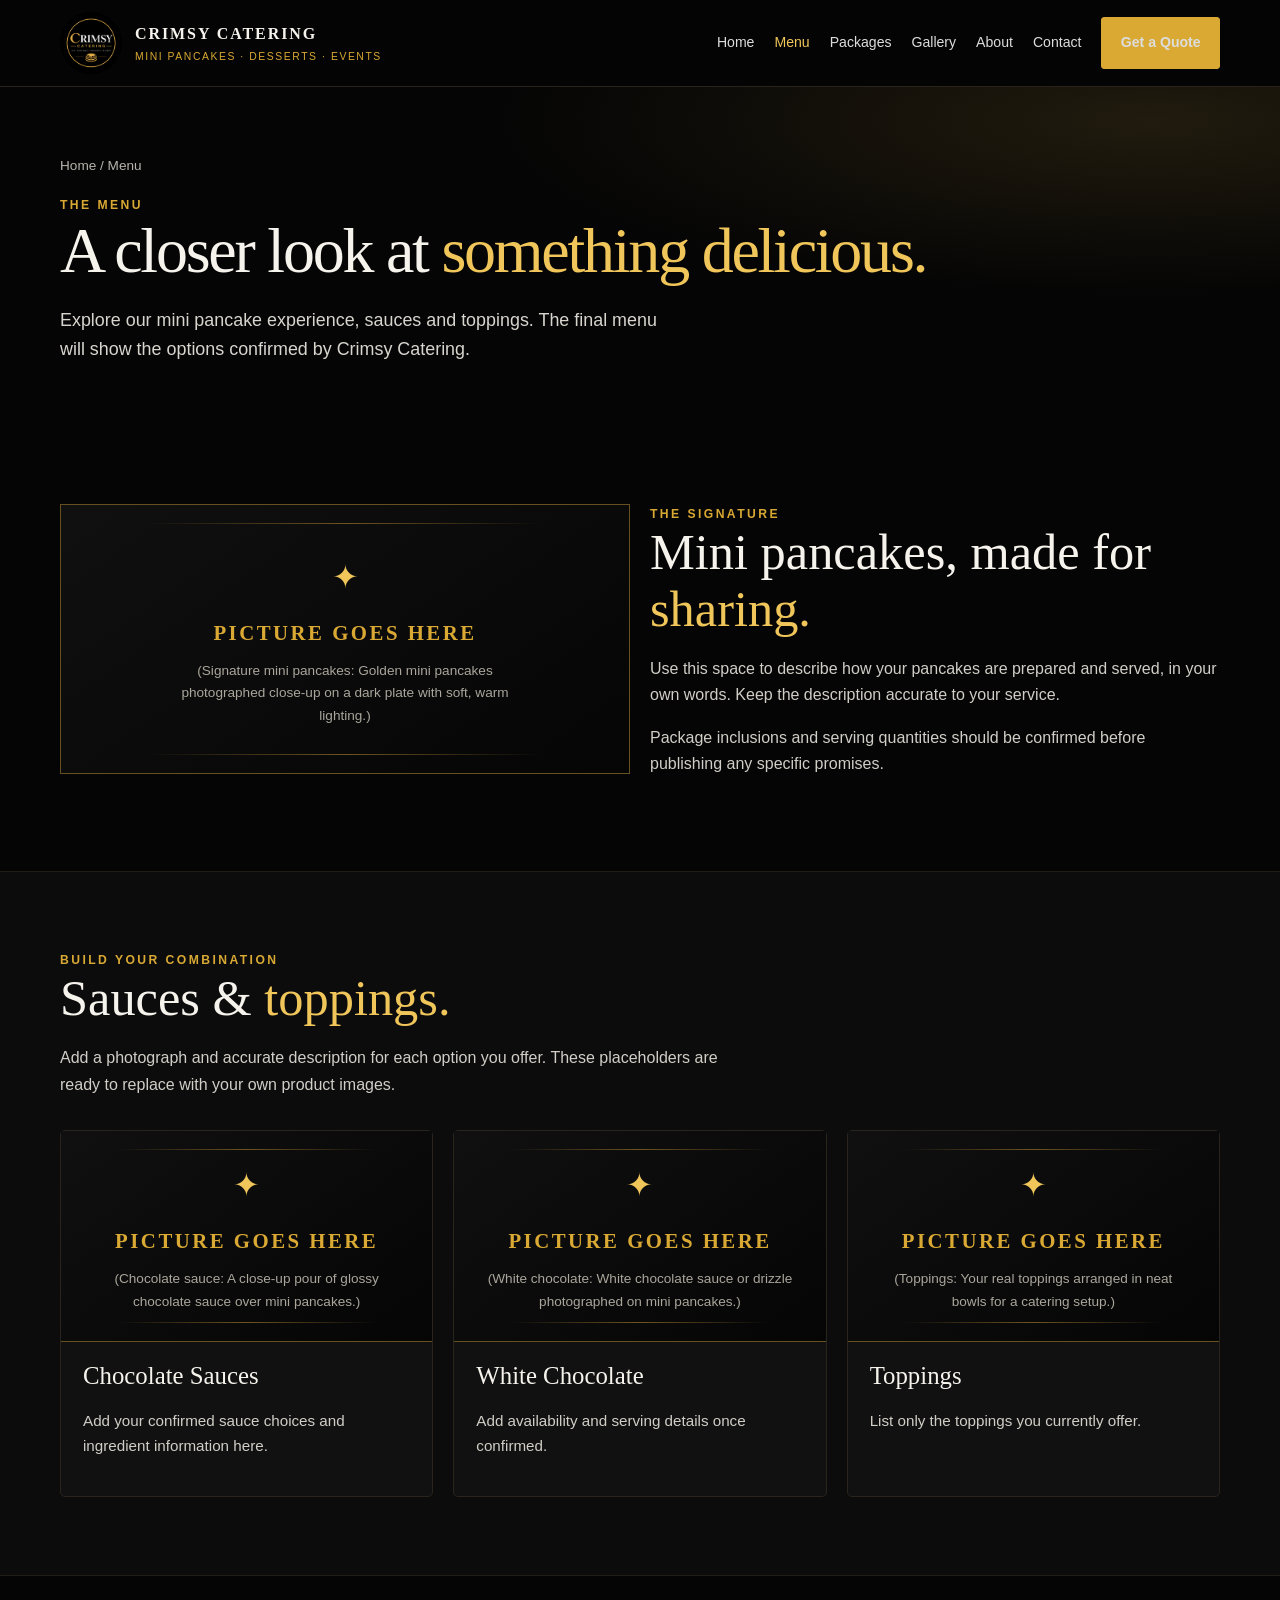
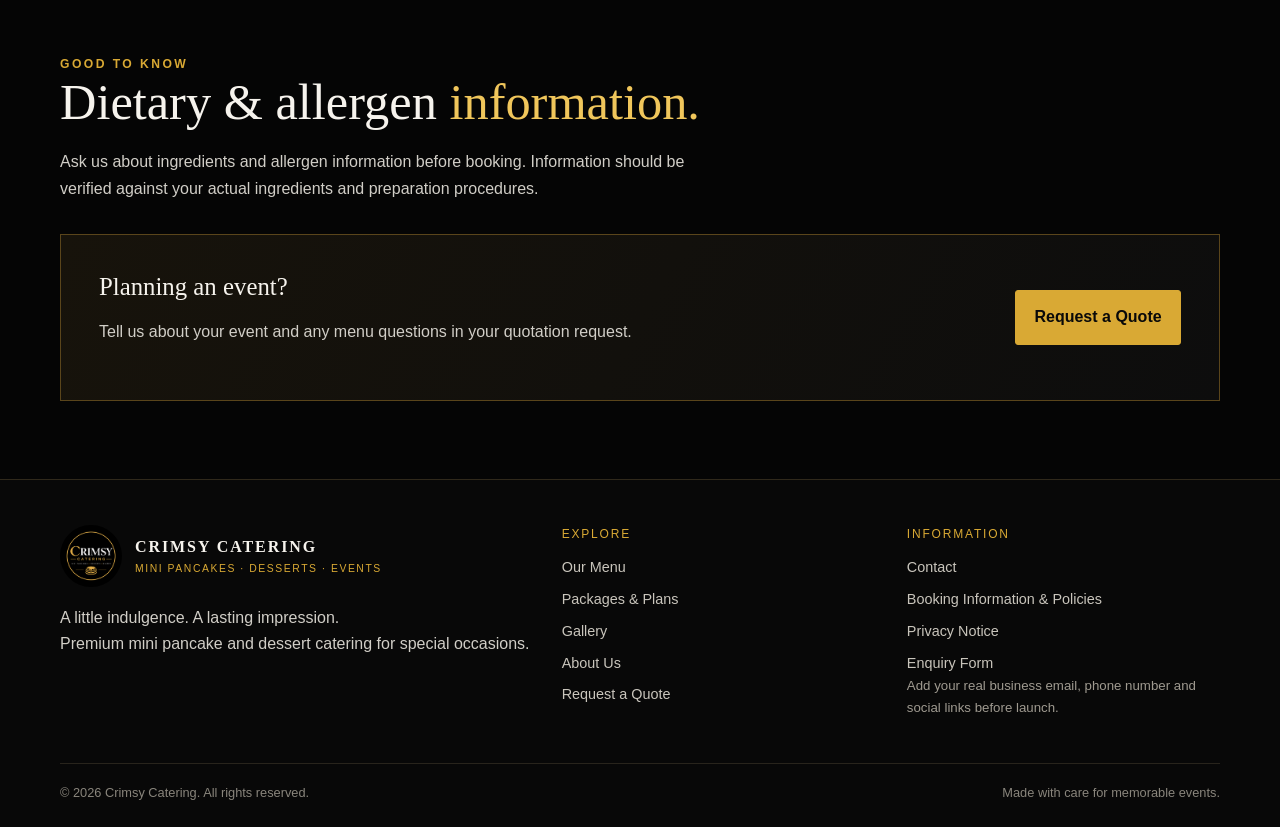
<file: menu.html>
<!doctype html>
<html lang="en-GB"><head><meta charset="utf-8"><meta name="viewport" content="width=device-width, initial-scale=1">
<title>Menu | Crimsy Catering</title><meta name="description" content="Crimsy Catering — premium mini pancakes, desserts and event catering.">
<meta name="theme-color" content="#050505"><link rel="icon" href="assets/crimsy-logo.png"><link rel="stylesheet" href="assets/style.css">
</head><body><header class="site-header"><div class="wrap nav">
      <a class="brand" href="index.html" aria-label="Crimsy Catering home">
        <img src="assets/crimsy-logo.png" alt="Crimsy Catering logo">
        <span><strong>CRIMSY CATERING</strong><small>MINI PANCAKES · DESSERTS · EVENTS</small></span>
      </a>
      <button class="nav-toggle" aria-expanded="false" aria-label="Open navigation">☰</button>
      <nav class="nav-links" aria-label="Main navigation"><a href="index.html" >Home</a><a href="menu.html" aria-current="page">Menu</a><a href="packages.html" >Packages</a><a href="gallery.html" >Gallery</a><a href="about.html" >About</a><a href="contact.html" >Contact</a><a class="button" href="quote.html">Get a Quote</a></nav>
    </div></header><main><section class="page-hero"><div class="wrap"><div class="breadcrumb">Home / Menu</div><div class="eyebrow">The menu</div><h1>A closer look at <span class="gold">something delicious.</span></h1><p class="lead">Explore our mini pancake experience, sauces and toppings. The final menu will show the options confirmed by Crimsy Catering.</p></div></section>
<section class="section"><div class="wrap"><div class="grid two"><div><div class="placeholder " role="img" aria-label="Picture placeholder: Signature mini pancakes. Golden mini pancakes photographed close-up on a dark plate with soft, warm lighting.">
      <div class="frame-icon" aria-hidden="true">✦</div>
      <strong>Picture goes here</strong>
      <span>(Signature mini pancakes: Golden mini pancakes photographed close-up on a dark plate with soft, warm lighting.)</span>
    </div></div><div><div class="eyebrow">The signature</div><h2>Mini pancakes, made for <span class="gold">sharing.</span></h2><p>Use this space to describe how your pancakes are prepared and served, in your own words. Keep the description accurate to your service.</p><p>Package inclusions and serving quantities should be confirmed before publishing any specific promises.</p></div></div></div></section>
<section class="section alt"><div class="wrap"><div class="section-head"><div class="eyebrow">Build your combination</div><h2>Sauces & <span class="gold">toppings.</span></h2><p>Add a photograph and accurate description for each option you offer. These placeholders are ready to replace with your own product images.</p></div><div class="grid">
<article class="card"><div class="placeholder compact" role="img" aria-label="Picture placeholder: Chocolate sauce. A close-up pour of glossy chocolate sauce over mini pancakes.">
      <div class="frame-icon" aria-hidden="true">✦</div>
      <strong>Picture goes here</strong>
      <span>(Chocolate sauce: A close-up pour of glossy chocolate sauce over mini pancakes.)</span>
    </div><h3>Chocolate Sauces</h3><p>Add your confirmed sauce choices and ingredient information here.</p></article>
<article class="card"><div class="placeholder compact" role="img" aria-label="Picture placeholder: White chocolate. White chocolate sauce or drizzle photographed on mini pancakes.">
      <div class="frame-icon" aria-hidden="true">✦</div>
      <strong>Picture goes here</strong>
      <span>(White chocolate: White chocolate sauce or drizzle photographed on mini pancakes.)</span>
    </div><h3>White Chocolate</h3><p>Add availability and serving details once confirmed.</p></article>
<article class="card"><div class="placeholder compact" role="img" aria-label="Picture placeholder: Toppings. Your real toppings arranged in neat bowls for a catering setup.">
      <div class="frame-icon" aria-hidden="true">✦</div>
      <strong>Picture goes here</strong>
      <span>(Toppings: Your real toppings arranged in neat bowls for a catering setup.)</span>
    </div><h3>Toppings</h3><p>List only the toppings you currently offer.</p></article>
</div></div></section>
<section class="section"><div class="wrap"><div class="section-head"><div class="eyebrow">Good to know</div><h2>Dietary & allergen <span class="gold">information.</span></h2><p>Ask us about ingredients and allergen information before booking. Information should be verified against your actual ingredients and preparation procedures.</p></div><div class="banner"><div><h3>Planning an event?</h3><p>Tell us about your event and any menu questions in your quotation request.</p></div><a class="button" href="quote.html">Request a Quote</a></div></div></section></main><footer class="site-footer"><div class="wrap">
      <div class="footer-grid">
        <div><a class="brand" href="index.html"><img src="assets/crimsy-logo.png" alt=""><span><strong>CRIMSY CATERING</strong><small>MINI PANCAKES · DESSERTS · EVENTS</small></span></a><p style="margin-top:18px">A little indulgence. A lasting impression.<br>Premium mini pancake and dessert catering for special occasions.</p></div>
        <div><div class="footer-title">Explore</div><div class="footer-links"><a href="menu.html">Our Menu</a><a href="packages.html">Packages & Plans</a><a href="gallery.html">Gallery</a><a href="about.html">About Us</a><a href="quote.html">Request a Quote</a></div></div>
        <div><div class="footer-title">Information</div><div class="footer-links"><a href="contact.html">Contact</a><a href="booking-information.html">Booking Information & Policies</a><a href="privacy.html">Privacy Notice</a><a href="quote.html">Enquiry Form</a></div><p class="smallprint">Add your real business email, phone number and social links before launch.</p></div>
      </div>
      <div class="copyright"><span>© <span data-year></span> Crimsy Catering. All rights reserved.</span><span>Made with care for memorable events.</span></div>
    </div></footer><script src="assets/script.js"></script></body></html>
</file>
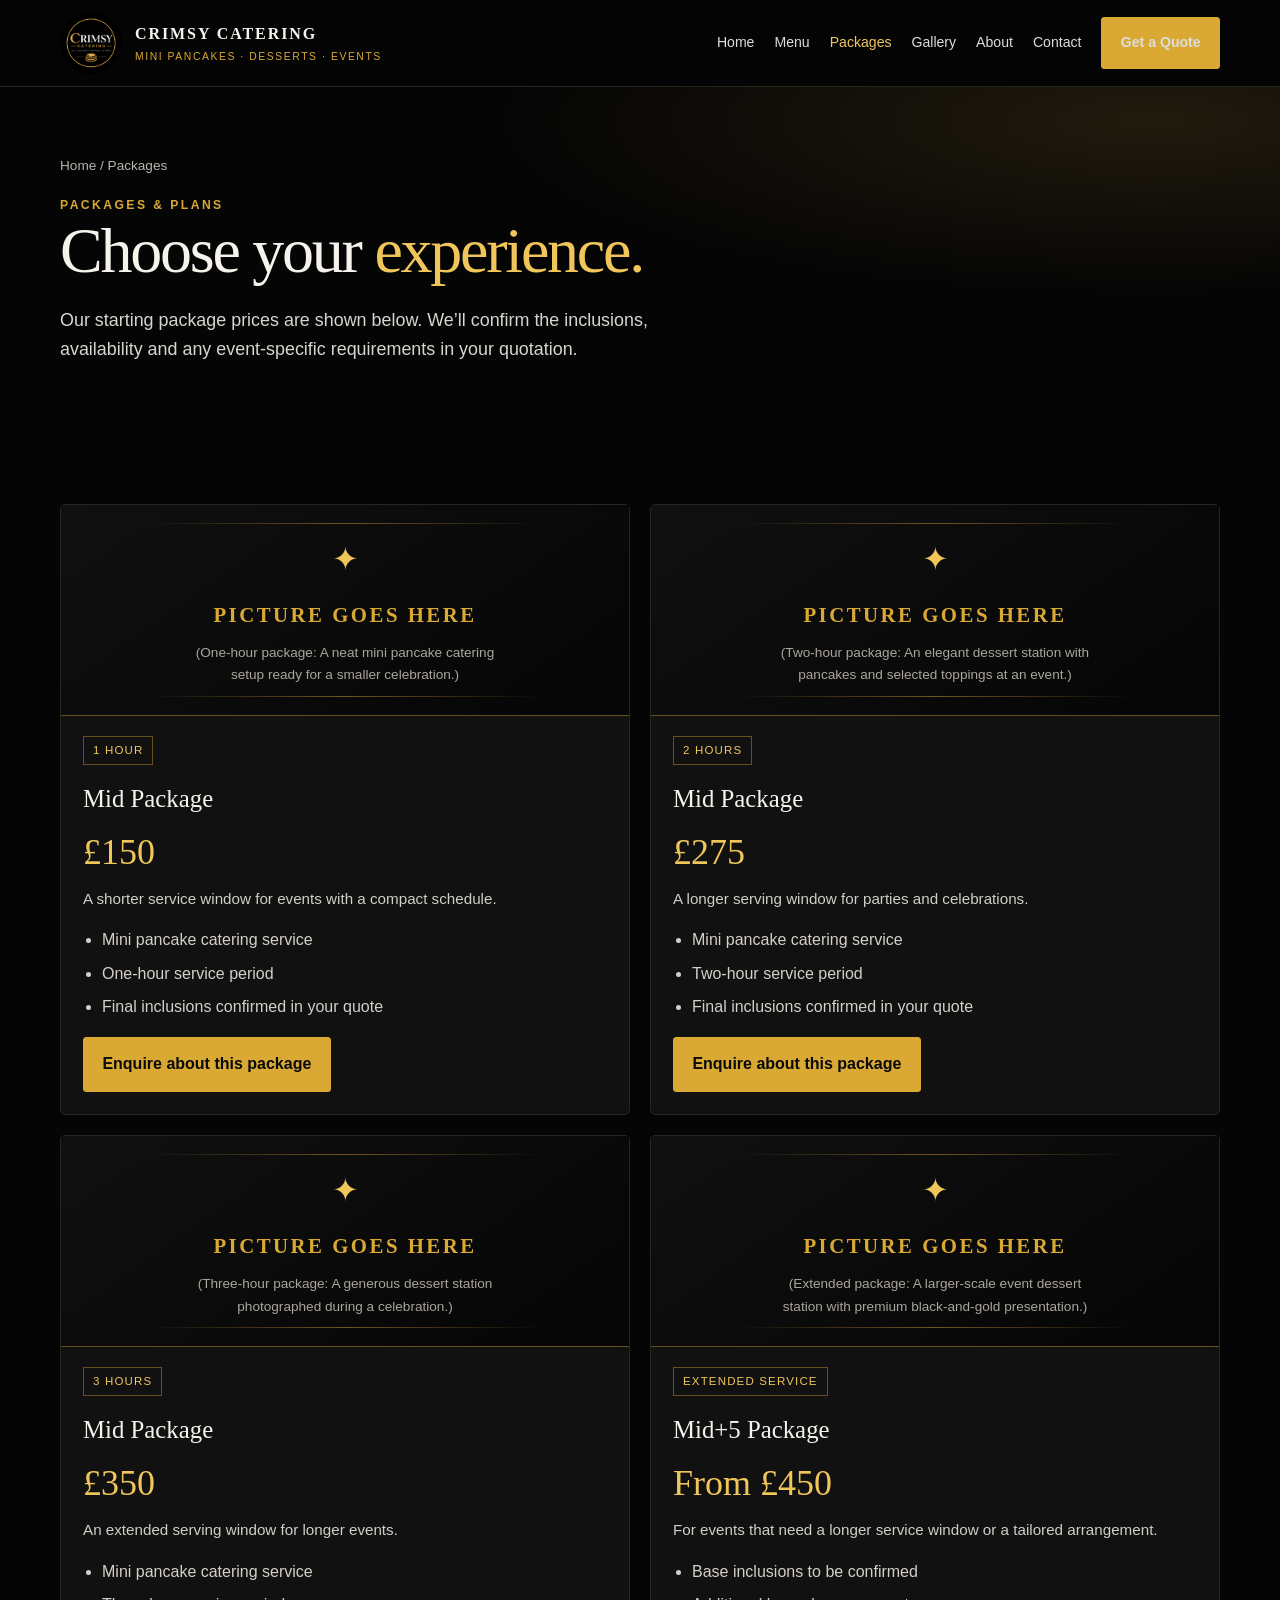
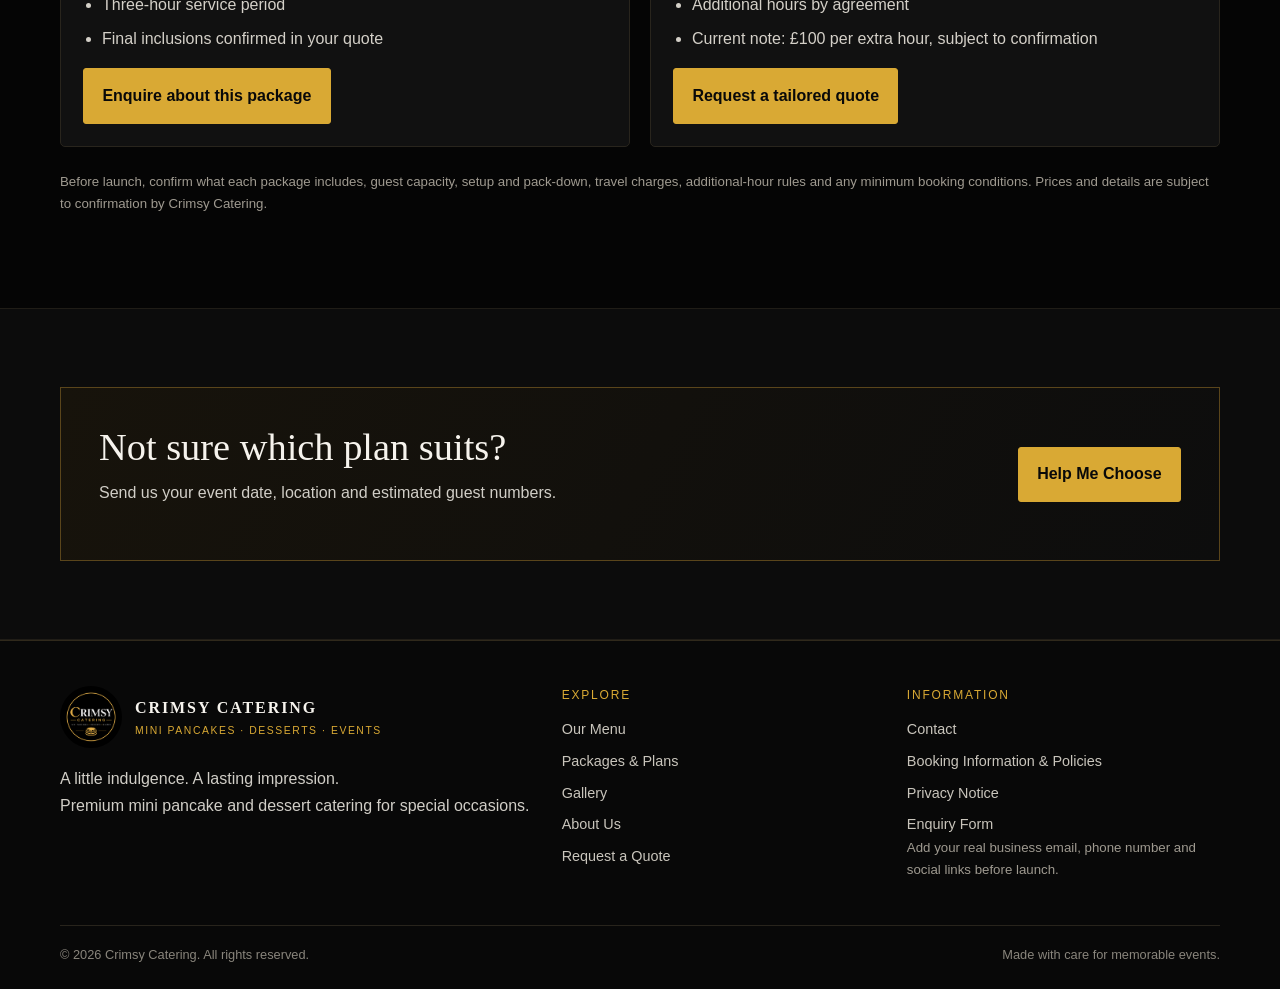
<file: packages.html>
<!doctype html>
<html lang="en-GB"><head><meta charset="utf-8"><meta name="viewport" content="width=device-width, initial-scale=1">
<title>Packages & Plans | Crimsy Catering</title><meta name="description" content="Crimsy Catering — premium mini pancakes, desserts and event catering.">
<meta name="theme-color" content="#050505"><link rel="icon" href="assets/crimsy-logo.png"><link rel="stylesheet" href="assets/style.css">
</head><body><header class="site-header"><div class="wrap nav">
      <a class="brand" href="index.html" aria-label="Crimsy Catering home">
        <img src="assets/crimsy-logo.png" alt="Crimsy Catering logo">
        <span><strong>CRIMSY CATERING</strong><small>MINI PANCAKES · DESSERTS · EVENTS</small></span>
      </a>
      <button class="nav-toggle" aria-expanded="false" aria-label="Open navigation">☰</button>
      <nav class="nav-links" aria-label="Main navigation"><a href="index.html" >Home</a><a href="menu.html" >Menu</a><a href="packages.html" aria-current="page">Packages</a><a href="gallery.html" >Gallery</a><a href="about.html" >About</a><a href="contact.html" >Contact</a><a class="button" href="quote.html">Get a Quote</a></nav>
    </div></header><main><section class="page-hero"><div class="wrap"><div class="breadcrumb">Home / Packages</div><div class="eyebrow">Packages & plans</div><h1>Choose your <span class="gold">experience.</span></h1><p class="lead">Our starting package prices are shown below. We’ll confirm the inclusions, availability and any event-specific requirements in your quotation.</p></div></section>
<section class="section"><div class="wrap"><div class="grid two">
<article class="card"><div class="placeholder " role="img" aria-label="Picture placeholder: One-hour package. A neat mini pancake catering setup ready for a smaller celebration.">
      <div class="frame-icon" aria-hidden="true">✦</div>
      <strong>Picture goes here</strong>
      <span>(One-hour package: A neat mini pancake catering setup ready for a smaller celebration.)</span>
    </div><span class="tag" style="margin-top:20px">1 hour</span><h3>Mid Package</h3><div class="price">£150</div><p>A shorter service window for events with a compact schedule.</p><ul class="checks"><li>Mini pancake catering service</li><li>One-hour service period</li><li>Final inclusions confirmed in your quote</li></ul><a class="button" href="quote.html?package=1-hour">Enquire about this package</a></article>
<article class="card"><div class="placeholder " role="img" aria-label="Picture placeholder: Two-hour package. An elegant dessert station with pancakes and selected toppings at an event.">
      <div class="frame-icon" aria-hidden="true">✦</div>
      <strong>Picture goes here</strong>
      <span>(Two-hour package: An elegant dessert station with pancakes and selected toppings at an event.)</span>
    </div><span class="tag" style="margin-top:20px">2 hours</span><h3>Mid Package</h3><div class="price">£275</div><p>A longer serving window for parties and celebrations.</p><ul class="checks"><li>Mini pancake catering service</li><li>Two-hour service period</li><li>Final inclusions confirmed in your quote</li></ul><a class="button" href="quote.html?package=2-hours">Enquire about this package</a></article>
<article class="card"><div class="placeholder " role="img" aria-label="Picture placeholder: Three-hour package. A generous dessert station photographed during a celebration.">
      <div class="frame-icon" aria-hidden="true">✦</div>
      <strong>Picture goes here</strong>
      <span>(Three-hour package: A generous dessert station photographed during a celebration.)</span>
    </div><span class="tag" style="margin-top:20px">3 hours</span><h3>Mid Package</h3><div class="price">£350</div><p>An extended serving window for longer events.</p><ul class="checks"><li>Mini pancake catering service</li><li>Three-hour service period</li><li>Final inclusions confirmed in your quote</li></ul><a class="button" href="quote.html?package=3-hours">Enquire about this package</a></article>
<article class="card"><div class="placeholder " role="img" aria-label="Picture placeholder: Extended package. A larger-scale event dessert station with premium black-and-gold presentation.">
      <div class="frame-icon" aria-hidden="true">✦</div>
      <strong>Picture goes here</strong>
      <span>(Extended package: A larger-scale event dessert station with premium black-and-gold presentation.)</span>
    </div><span class="tag" style="margin-top:20px">Extended service</span><h3>Mid+5 Package</h3><div class="price">From £450</div><p>For events that need a longer service window or a tailored arrangement.</p><ul class="checks"><li>Base inclusions to be confirmed</li><li>Additional hours by agreement</li><li>Current note: £100 per extra hour, subject to confirmation</li></ul><a class="button" href="quote.html?package=mid-plus-5">Request a tailored quote</a></article>
</div><p class="smallprint" style="margin-top:24px">Before launch, confirm what each package includes, guest capacity, setup and pack-down, travel charges, additional-hour rules and any minimum booking conditions. Prices and details are subject to confirmation by Crimsy Catering.</p></div></section>
<section class="section alt"><div class="wrap"><div class="banner"><div><h2>Not sure which plan suits?</h2><p>Send us your event date, location and estimated guest numbers.</p></div><a class="button" href="quote.html">Help Me Choose</a></div></div></section></main><footer class="site-footer"><div class="wrap">
      <div class="footer-grid">
        <div><a class="brand" href="index.html"><img src="assets/crimsy-logo.png" alt=""><span><strong>CRIMSY CATERING</strong><small>MINI PANCAKES · DESSERTS · EVENTS</small></span></a><p style="margin-top:18px">A little indulgence. A lasting impression.<br>Premium mini pancake and dessert catering for special occasions.</p></div>
        <div><div class="footer-title">Explore</div><div class="footer-links"><a href="menu.html">Our Menu</a><a href="packages.html">Packages & Plans</a><a href="gallery.html">Gallery</a><a href="about.html">About Us</a><a href="quote.html">Request a Quote</a></div></div>
        <div><div class="footer-title">Information</div><div class="footer-links"><a href="contact.html">Contact</a><a href="booking-information.html">Booking Information & Policies</a><a href="privacy.html">Privacy Notice</a><a href="quote.html">Enquiry Form</a></div><p class="smallprint">Add your real business email, phone number and social links before launch.</p></div>
      </div>
      <div class="copyright"><span>© <span data-year></span> Crimsy Catering. All rights reserved.</span><span>Made with care for memorable events.</span></div>
    </div></footer><script src="assets/script.js"></script></body></html>
</file>
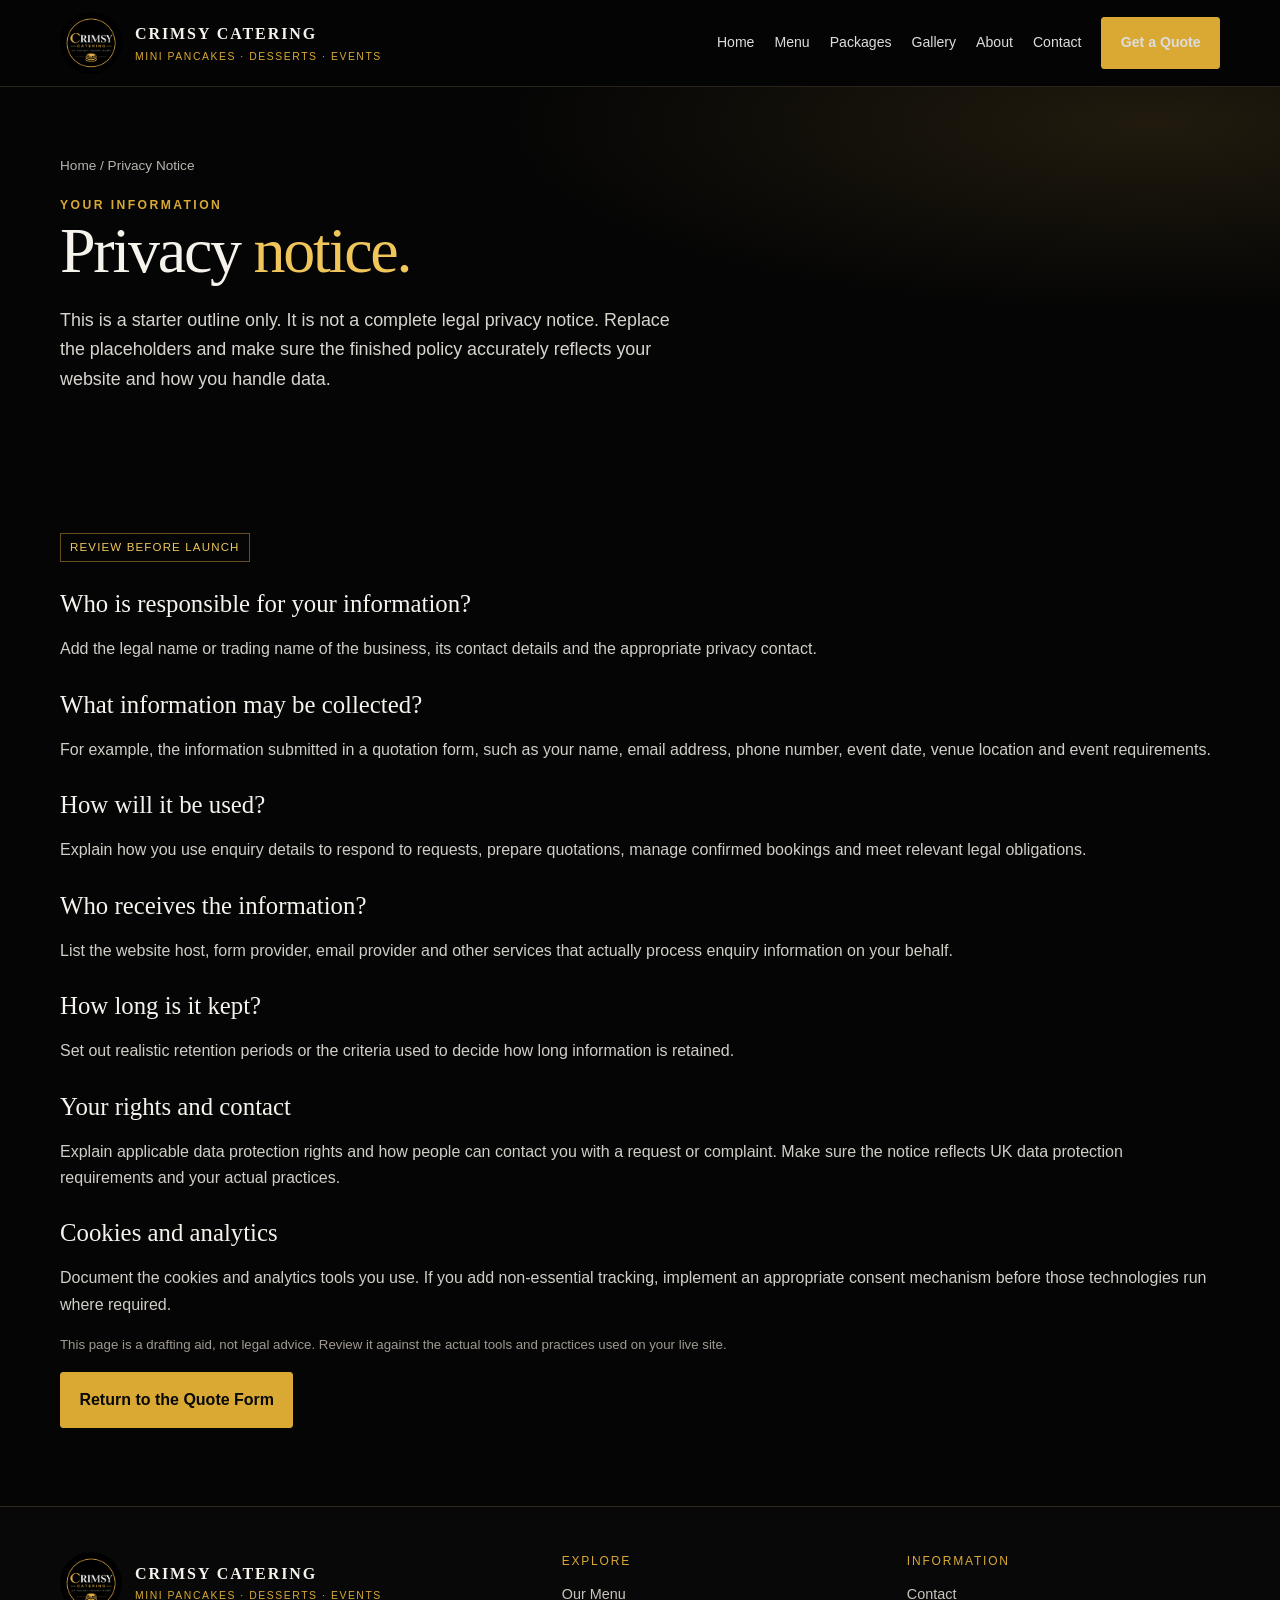
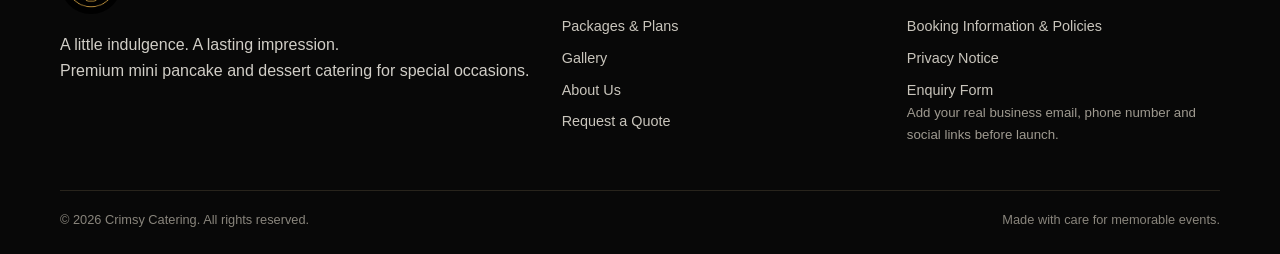
<file: privacy.html>
<!doctype html>
<html lang="en-GB"><head><meta charset="utf-8"><meta name="viewport" content="width=device-width, initial-scale=1">
<title>Privacy Notice | Crimsy Catering</title><meta name="description" content="Crimsy Catering — premium mini pancakes, desserts and event catering.">
<meta name="theme-color" content="#050505"><link rel="icon" href="assets/crimsy-logo.png"><link rel="stylesheet" href="assets/style.css">
</head><body><header class="site-header"><div class="wrap nav">
      <a class="brand" href="index.html" aria-label="Crimsy Catering home">
        <img src="assets/crimsy-logo.png" alt="Crimsy Catering logo">
        <span><strong>CRIMSY CATERING</strong><small>MINI PANCAKES · DESSERTS · EVENTS</small></span>
      </a>
      <button class="nav-toggle" aria-expanded="false" aria-label="Open navigation">☰</button>
      <nav class="nav-links" aria-label="Main navigation"><a href="index.html" >Home</a><a href="menu.html" >Menu</a><a href="packages.html" >Packages</a><a href="gallery.html" >Gallery</a><a href="about.html" >About</a><a href="contact.html" >Contact</a><a class="button" href="quote.html">Get a Quote</a></nav>
    </div></header><main><section class="page-hero"><div class="wrap"><div class="breadcrumb">Home / Privacy Notice</div><div class="eyebrow">Your information</div><h1>Privacy <span class="gold">notice.</span></h1><p class="lead">This is a starter outline only. It is not a complete legal privacy notice. Replace the placeholders and make sure the finished policy accurately reflects your website and how you handle data.</p></div></section>
<section class="section"><div class="wrap policy-list"><div class="tag">Review before launch</div><h3>Who is responsible for your information?</h3><p>Add the legal name or trading name of the business, its contact details and the appropriate privacy contact.</p>
<h3>What information may be collected?</h3><p>For example, the information submitted in a quotation form, such as your name, email address, phone number, event date, venue location and event requirements.</p>
<h3>How will it be used?</h3><p>Explain how you use enquiry details to respond to requests, prepare quotations, manage confirmed bookings and meet relevant legal obligations.</p>
<h3>Who receives the information?</h3><p>List the website host, form provider, email provider and other services that actually process enquiry information on your behalf.</p>
<h3>How long is it kept?</h3><p>Set out realistic retention periods or the criteria used to decide how long information is retained.</p>
<h3>Your rights and contact</h3><p>Explain applicable data protection rights and how people can contact you with a request or complaint. Make sure the notice reflects UK data protection requirements and your actual practices.</p>
<h3>Cookies and analytics</h3><p>Document the cookies and analytics tools you use. If you add non-essential tracking, implement an appropriate consent mechanism before those technologies run where required.</p>
<p class="smallprint">This page is a drafting aid, not legal advice. Review it against the actual tools and practices used on your live site.</p><a class="button" href="quote.html">Return to the Quote Form</a></div></section></main><footer class="site-footer"><div class="wrap">
      <div class="footer-grid">
        <div><a class="brand" href="index.html"><img src="assets/crimsy-logo.png" alt=""><span><strong>CRIMSY CATERING</strong><small>MINI PANCAKES · DESSERTS · EVENTS</small></span></a><p style="margin-top:18px">A little indulgence. A lasting impression.<br>Premium mini pancake and dessert catering for special occasions.</p></div>
        <div><div class="footer-title">Explore</div><div class="footer-links"><a href="menu.html">Our Menu</a><a href="packages.html">Packages & Plans</a><a href="gallery.html">Gallery</a><a href="about.html">About Us</a><a href="quote.html">Request a Quote</a></div></div>
        <div><div class="footer-title">Information</div><div class="footer-links"><a href="contact.html">Contact</a><a href="booking-information.html">Booking Information & Policies</a><a href="privacy.html">Privacy Notice</a><a href="quote.html">Enquiry Form</a></div><p class="smallprint">Add your real business email, phone number and social links before launch.</p></div>
      </div>
      <div class="copyright"><span>© <span data-year></span> Crimsy Catering. All rights reserved.</span><span>Made with care for memorable events.</span></div>
    </div></footer><script src="assets/script.js"></script></body></html>
</file>
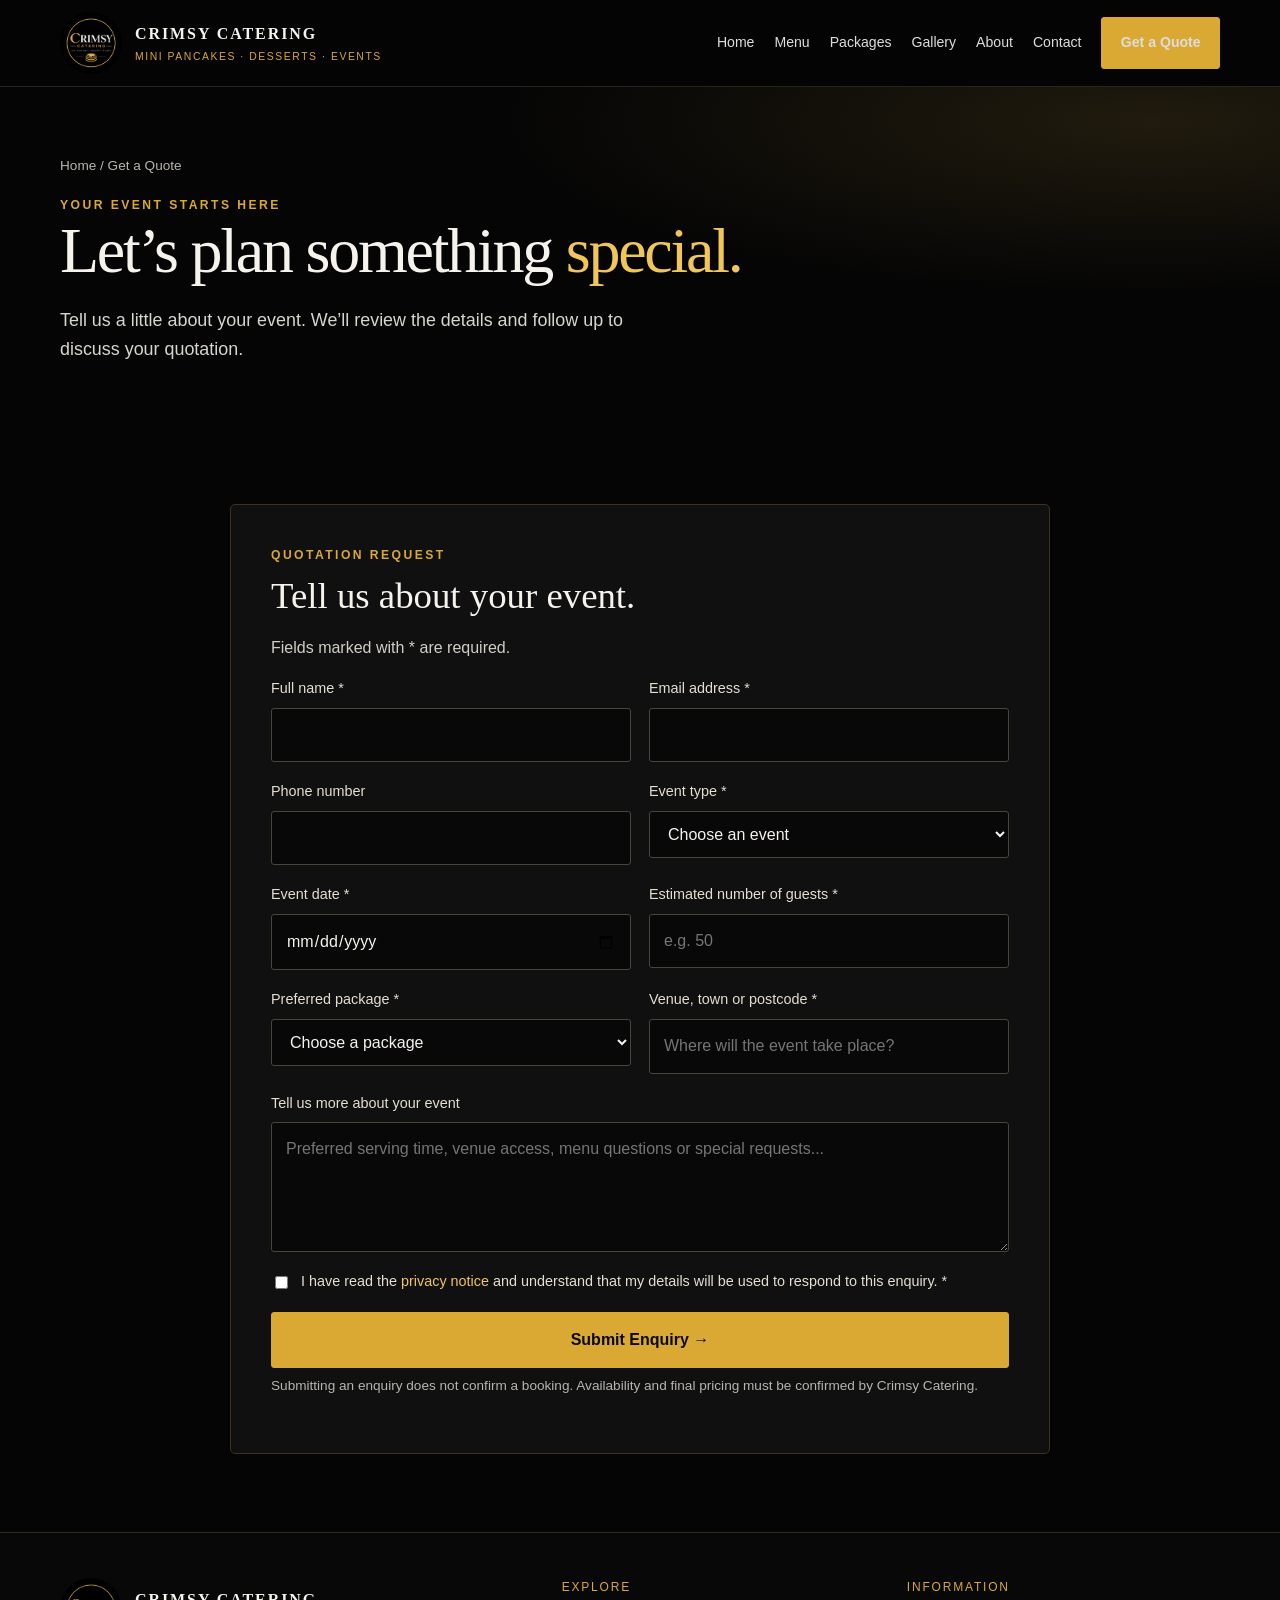
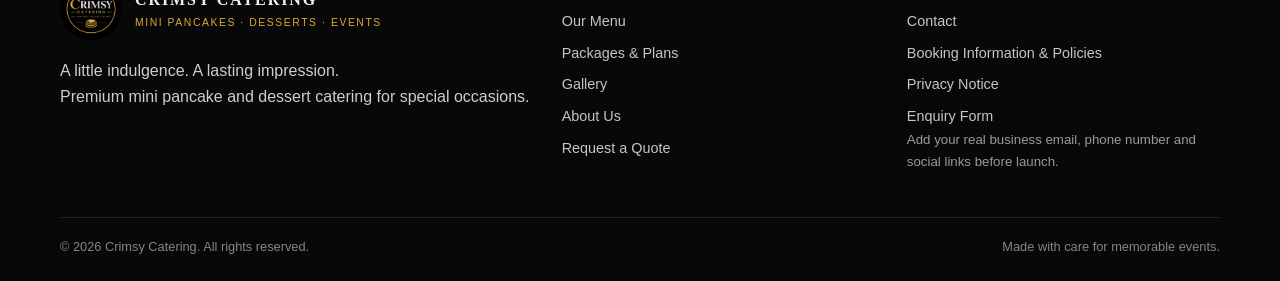
<file: quote.html>
<!doctype html>
<html lang="en-GB"><head><meta charset="utf-8"><meta name="viewport" content="width=device-width, initial-scale=1">
<title>Get a Quote | Crimsy Catering</title><meta name="description" content="Request a catering quotation from Crimsy Catering for mini pancakes, desserts and events.">
<meta name="theme-color" content="#050505"><link rel="icon" href="assets/crimsy-logo.png"><link rel="stylesheet" href="assets/style.css">
</head><body><header class="site-header"><div class="wrap nav">
      <a class="brand" href="index.html" aria-label="Crimsy Catering home">
        <img src="assets/crimsy-logo.png" alt="Crimsy Catering logo">
        <span><strong>CRIMSY CATERING</strong><small>MINI PANCAKES · DESSERTS · EVENTS</small></span>
      </a>
      <button class="nav-toggle" aria-expanded="false" aria-label="Open navigation">☰</button>
      <nav class="nav-links" aria-label="Main navigation"><a href="index.html" >Home</a><a href="menu.html" >Menu</a><a href="packages.html" >Packages</a><a href="gallery.html" >Gallery</a><a href="about.html" >About</a><a href="contact.html" >Contact</a><a class="button" href="quote.html">Get a Quote</a></nav>
    </div></header><main><section class="page-hero"><div class="wrap"><div class="breadcrumb">Home / Get a Quote</div><div class="eyebrow">Your event starts here</div><h1>Let’s plan something <span class="gold">special.</span></h1><p class="lead">Tell us a little about your event. We’ll review the details and follow up to discuss your quotation.</p></div></section>
<section class="section"><div class="wrap"><form class="form-shell" data-quote-form>
<div class="eyebrow">Quotation request</div><h2 style="font-size:2.3rem;margin-top:10px">Tell us about your event.</h2><p>Fields marked with * are required.</p>
<div class="form-grid">
<div class="field"><label for="name">Full name *</label><input id="name" name="name" autocomplete="name" required></div>
<div class="field"><label for="email">Email address *</label><input id="email" name="email" type="email" autocomplete="email" required></div>
<div class="field"><label for="phone">Phone number</label><input id="phone" name="phone" type="tel" autocomplete="tel"></div>
<div class="field"><label for="event-type">Event type *</label><select id="event-type" name="event-type" required><option value="">Choose an event</option><option>Wedding</option><option>Birthday or private party</option><option>Corporate event</option><option>School or community event</option><option>Other</option></select></div>
<div class="field"><label for="date">Event date *</label><input id="date" name="date" type="date" required></div>
<div class="field"><label for="guests">Estimated number of guests *</label><input id="guests" name="guests" type="number" min="1" required placeholder="e.g. 50"></div>
<div class="field"><label for="package">Preferred package *</label><select id="package" name="package" required><option value="">Choose a package</option><option value="1-hour">1 hour — £150</option><option value="2-hours">2 hours — £275</option><option value="3-hours">3 hours — £350</option><option value="mid-plus-5">Mid+5 — from £450</option><option value="not-sure">Not sure yet</option></select></div>
<div class="field"><label for="location">Venue, town or postcode *</label><input id="location" name="location" required placeholder="Where will the event take place?"></div>
<div class="field full"><label for="details">Tell us more about your event</label><textarea id="details" name="details" placeholder="Preferred serving time, venue access, menu questions or special requests..."></textarea></div>
<div class="field full"><label style="display:flex;align-items:flex-start;gap:10px"><input type="checkbox" name="privacy" required style="width:auto;margin-top:6px"> <span>I have read the <a class="gold" href="privacy.html">privacy notice</a> and understand that my details will be used to respond to this enquiry. *</span></label></div>
<div class="field full"><button type="submit">Submit Enquiry →</button><p class="note">Submitting an enquiry does not confirm a booking. Availability and final pricing must be confirmed by Crimsy Catering.</p></div>
</div><div class="form-message" role="status" aria-live="polite"></div></form></div></section></main><footer class="site-footer"><div class="wrap">
      <div class="footer-grid">
        <div><a class="brand" href="index.html"><img src="assets/crimsy-logo.png" alt=""><span><strong>CRIMSY CATERING</strong><small>MINI PANCAKES · DESSERTS · EVENTS</small></span></a><p style="margin-top:18px">A little indulgence. A lasting impression.<br>Premium mini pancake and dessert catering for special occasions.</p></div>
        <div><div class="footer-title">Explore</div><div class="footer-links"><a href="menu.html">Our Menu</a><a href="packages.html">Packages & Plans</a><a href="gallery.html">Gallery</a><a href="about.html">About Us</a><a href="quote.html">Request a Quote</a></div></div>
        <div><div class="footer-title">Information</div><div class="footer-links"><a href="contact.html">Contact</a><a href="booking-information.html">Booking Information & Policies</a><a href="privacy.html">Privacy Notice</a><a href="quote.html">Enquiry Form</a></div><p class="smallprint">Add your real business email, phone number and social links before launch.</p></div>
      </div>
      <div class="copyright"><span>© <span data-year></span> Crimsy Catering. All rights reserved.</span><span>Made with care for memorable events.</span></div>
    </div></footer><script src="assets/script.js"></script></body></html>
</file>
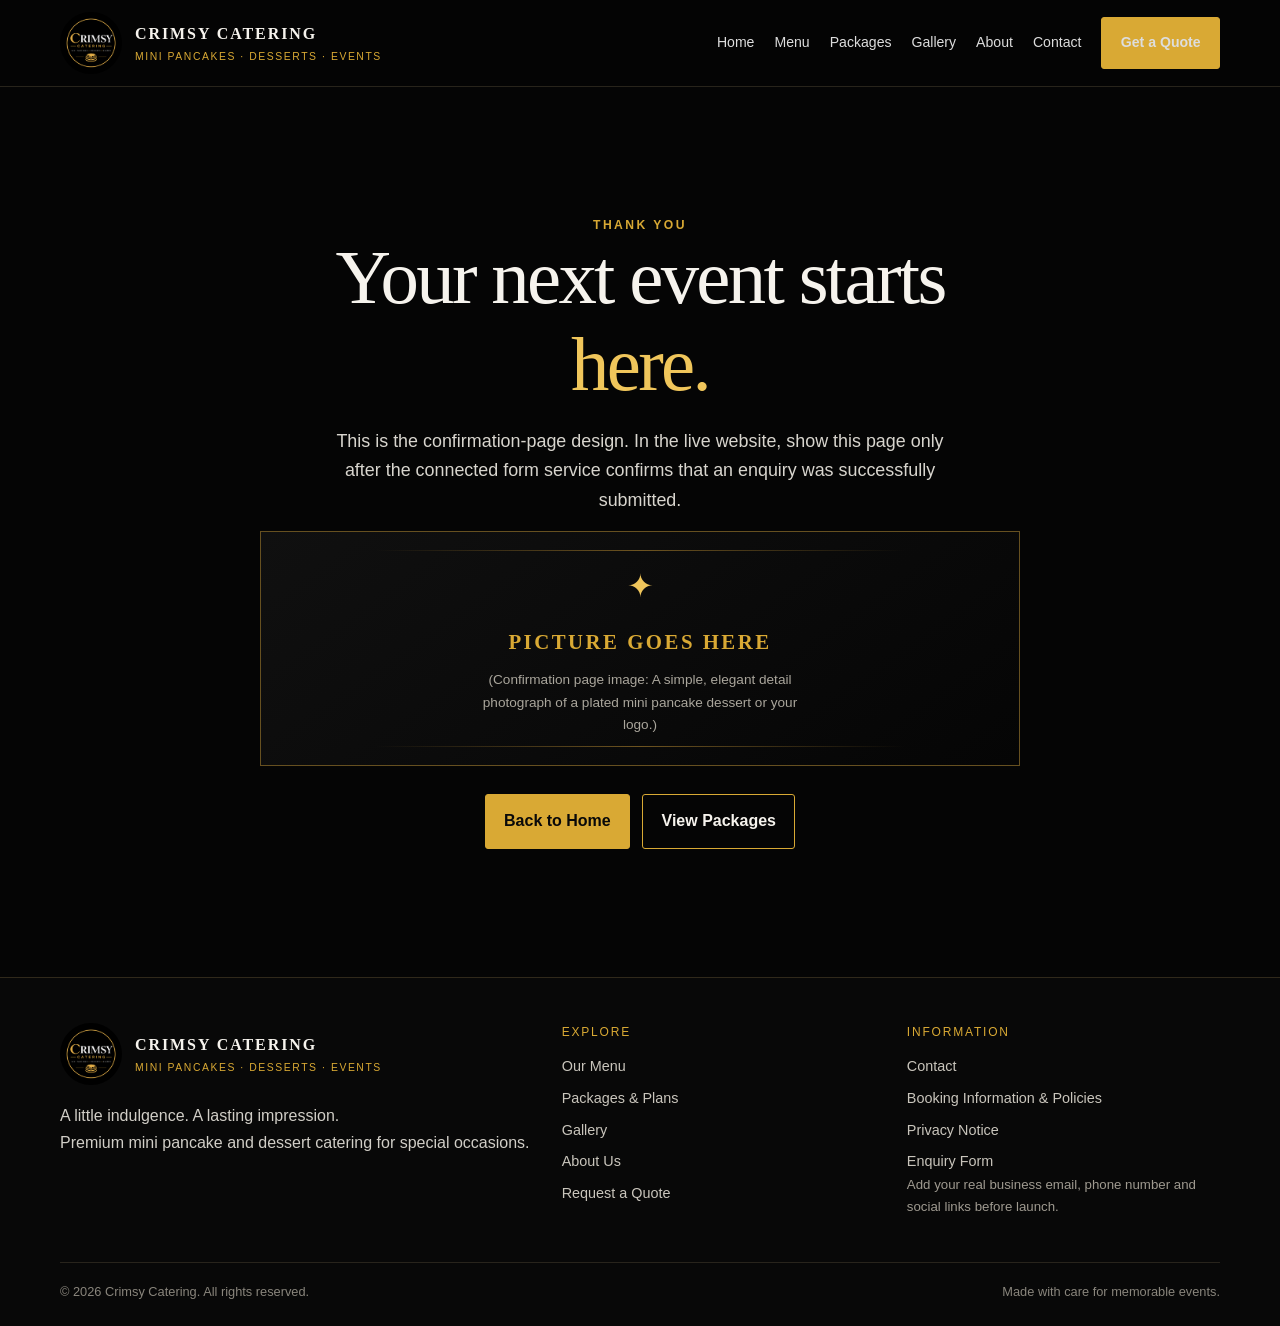
<file: thank-you.html>
<!doctype html>
<html lang="en-GB"><head><meta charset="utf-8"><meta name="viewport" content="width=device-width, initial-scale=1">
<title>Enquiry Confirmation | Crimsy Catering</title><meta name="description" content="Crimsy Catering — premium mini pancakes, desserts and event catering.">
<meta name="theme-color" content="#050505"><link rel="icon" href="assets/crimsy-logo.png"><link rel="stylesheet" href="assets/style.css">
</head><body><header class="site-header"><div class="wrap nav">
      <a class="brand" href="index.html" aria-label="Crimsy Catering home">
        <img src="assets/crimsy-logo.png" alt="Crimsy Catering logo">
        <span><strong>CRIMSY CATERING</strong><small>MINI PANCAKES · DESSERTS · EVENTS</small></span>
      </a>
      <button class="nav-toggle" aria-expanded="false" aria-label="Open navigation">☰</button>
      <nav class="nav-links" aria-label="Main navigation"><a href="index.html" >Home</a><a href="menu.html" >Menu</a><a href="packages.html" >Packages</a><a href="gallery.html" >Gallery</a><a href="about.html" >About</a><a href="contact.html" >Contact</a><a class="button" href="quote.html">Get a Quote</a></nav>
    </div></header><main><section class="section"><div class="wrap" style="max-width:760px;text-align:center;padding-top:50px;padding-bottom:50px"><div class="eyebrow">Thank you</div><h1>Your next event starts <span class="gold">here.</span></h1><p class="lead" style="margin-inline:auto">This is the confirmation-page design. In the live website, show this page only after the connected form service confirms that an enquiry was successfully submitted.</p><div class="placeholder compact" role="img" aria-label="Picture placeholder: Confirmation page image. A simple, elegant detail photograph of a plated mini pancake dessert or your logo.">
      <div class="frame-icon" aria-hidden="true">✦</div>
      <strong>Picture goes here</strong>
      <span>(Confirmation page image: A simple, elegant detail photograph of a plated mini pancake dessert or your logo.)</span>
    </div><div class="actions" style="justify-content:center"><a class="button" href="index.html">Back to Home</a><a class="button secondary" href="packages.html">View Packages</a></div></div></section></main><footer class="site-footer"><div class="wrap">
      <div class="footer-grid">
        <div><a class="brand" href="index.html"><img src="assets/crimsy-logo.png" alt=""><span><strong>CRIMSY CATERING</strong><small>MINI PANCAKES · DESSERTS · EVENTS</small></span></a><p style="margin-top:18px">A little indulgence. A lasting impression.<br>Premium mini pancake and dessert catering for special occasions.</p></div>
        <div><div class="footer-title">Explore</div><div class="footer-links"><a href="menu.html">Our Menu</a><a href="packages.html">Packages & Plans</a><a href="gallery.html">Gallery</a><a href="about.html">About Us</a><a href="quote.html">Request a Quote</a></div></div>
        <div><div class="footer-title">Information</div><div class="footer-links"><a href="contact.html">Contact</a><a href="booking-information.html">Booking Information & Policies</a><a href="privacy.html">Privacy Notice</a><a href="quote.html">Enquiry Form</a></div><p class="smallprint">Add your real business email, phone number and social links before launch.</p></div>
      </div>
      <div class="copyright"><span>© <span data-year></span> Crimsy Catering. All rights reserved.</span><span>Made with care for memorable events.</span></div>
    </div></footer><script src="assets/script.js"></script></body></html>
</file>
<file: assets/style.css>
:root{--black:#050505;--panel:#111111;--panel2:#171717;--gold:#d9a934;--gold2:#f0c65b;--ivory:#f6f3ed;--muted:#b8b5ae;--line:#38332a;--max:1160px}
*{box-sizing:border-box}
html{scroll-behavior:smooth}
body{margin:0;background:var(--black);color:var(--ivory);font-family:Arial,Helvetica,sans-serif;line-height:1.65}
a{color:inherit;text-decoration:none}
img{max-width:100%;display:block}
button,input,select,textarea{font:inherit}
button,.button{display:inline-flex;align-items:center;justify-content:center;gap:.55rem;padding:.85rem 1.15rem;border:1px solid var(--gold);border-radius:3px;background:var(--gold);color:#090909;font-weight:700;cursor:pointer;transition:.2s}
.button:hover,button:hover{background:var(--gold2);transform:translateY(-1px)}
.button.secondary{background:transparent;color:var(--ivory)}
.button.secondary:hover{background:#211b0e}
.wrap{width:min(var(--max),calc(100% - 40px));margin-inline:auto}
.site-header{position:sticky;top:0;z-index:10;background:rgba(5,5,5,.94);backdrop-filter:blur(12px);border-bottom:1px solid #28241b}
.nav{min-height:86px;display:flex;align-items:center;justify-content:space-between;gap:24px}
.brand{display:flex;align-items:center;gap:13px;min-width:210px}
.brand img{width:62px;height:62px;object-fit:contain;border-radius:50%}
.brand strong{font-family:Georgia,serif;letter-spacing:.12em;font-size:1rem;display:block}
.brand small{font-size:.65rem;letter-spacing:.15em;color:var(--gold);display:block}
.nav-links{display:flex;align-items:center;gap:20px;font-size:.88rem}
.nav-links a{color:#ddd;transition:color .2s}
.nav-links a:hover,.nav-links a[aria-current=page]{color:var(--gold2)}
.nav-toggle{display:none;background:transparent;color:var(--gold);padding:.55rem .7rem}
.hero{padding:76px 0 66px;background:radial-gradient(ellipse at 78% 30%,#211b0e 0,transparent 40%),linear-gradient(120deg,#050505,#0b0b0b)}
.hero-grid{display:grid;grid-template-columns:1.05fr .95fr;gap:50px;align-items:center}
.eyebrow{color:var(--gold);font-size:.76rem;font-weight:700;letter-spacing:.2em;text-transform:uppercase}
h1,h2,h3{font-family:Georgia,'Times New Roman',serif;font-weight:400;line-height:1.13;margin:0 0 18px}
h1{font-size:clamp(2.8rem,6vw,5.2rem);letter-spacing:-.035em}
h2{font-size:clamp(2rem,4vw,3.15rem)}
h3{font-size:1.55rem}
p{margin:0 0 16px;color:#d1cec7}
.gold{color:var(--gold2)}
.lead{font-size:1.12rem;max-width:620px;color:#d8d5ce}
.actions{display:flex;flex-wrap:wrap;gap:12px;margin-top:28px}
.placeholder{min-height:270px;border:1px solid #665020;background:linear-gradient(145deg,#101010,#050505);display:flex;flex-direction:column;align-items:center;justify-content:center;text-align:center;padding:28px;color:var(--gold);position:relative;overflow:hidden}
.placeholder:before,.placeholder:after{content:"";position:absolute;width:70%;height:1px;background:linear-gradient(90deg,transparent,#6e5420,transparent);left:15%}
.placeholder:before{top:18px}.placeholder:after{bottom:18px}
.placeholder strong{font-family:Georgia,serif;font-size:1.3rem;letter-spacing:.12em;text-transform:uppercase}
.placeholder span{color:#aaa69c;font-size:.85rem;max-width:330px;margin-top:10px}
.placeholder .frame-icon{font-size:2rem;margin-bottom:12px;color:var(--gold2)}
.placeholder.compact{min-height:210px}
.section{padding:78px 0}
.section.alt{background:#0c0c0c;border-block:1px solid #201d17}
.section-head{max-width:720px;margin-bottom:32px}
.section-head.center{text-align:center;margin-inline:auto}
.section-head p{max-width:680px}
.grid{display:grid;grid-template-columns:repeat(3,minmax(0,1fr));gap:20px}
.grid.two{grid-template-columns:repeat(2,minmax(0,1fr))}
.card{background:var(--panel);border:1px solid #29251d;padding:22px;border-radius:5px}
.card h3{margin-top:20px}
.card p{font-size:.95rem}
.card .placeholder{min-height:210px;margin:-22px -22px 0;border-width:0 0 1px}
.price{font-family:Georgia,serif;font-size:2.25rem;color:var(--gold2);line-height:1.2;margin:8px 0 12px}
.meta{font-size:.82rem;color:var(--muted)}
ul.checks{padding-left:19px;color:#d4d0c8}
ul.checks li{margin:.45rem 0}
.banner{padding:38px;background:linear-gradient(120deg,#17130b,#0d0d0d);border:1px solid #5a451b;display:flex;align-items:center;justify-content:space-between;gap:24px}
.banner h2{font-size:clamp(1.8rem,3vw,2.6rem);margin-bottom:10px}
.page-hero{padding:68px 0 45px;background:radial-gradient(ellipse at 90% 10%,#211b0e,transparent 40%)}
.page-hero h1{font-size:clamp(2.6rem,5vw,4.3rem)}
.breadcrumb{color:var(--muted);font-size:.85rem;margin-bottom:18px}
.form-shell{max-width:820px;margin:auto;background:#101010;border:1px solid #3d321b;padding:clamp(20px,4vw,40px);border-radius:5px}
.form-grid{display:grid;grid-template-columns:1fr 1fr;gap:18px}
.field{display:flex;flex-direction:column;gap:7px}
.field.full{grid-column:1/-1}
label{font-size:.9rem;color:#e5dfd2}
input,select,textarea{width:100%;padding:13px 14px;background:#080808;color:var(--ivory);border:1px solid #4a453a;border-radius:3px}
input:focus,select:focus,textarea:focus{outline:2px solid #9d7927;outline-offset:1px}
textarea{min-height:130px;resize:vertical}
.note{font-size:.85rem;color:var(--muted)}
.form-message{display:none;padding:14px;margin-top:18px;border:1px solid var(--gold);color:var(--gold2)}
.faq details{padding:18px 0;border-bottom:1px solid #302b22}
.faq summary{cursor:pointer;color:var(--ivory);font-weight:700}
.faq details p{padding-top:12px;margin-bottom:0}
.site-footer{padding:45px 0 24px;border-top:1px solid #30291b;background:#080808}
.footer-grid{display:grid;grid-template-columns:1.5fr 1fr 1fr;gap:32px}
.footer-links{display:grid;gap:8px;color:#c9c5bc;font-size:.9rem}
.footer-links a:hover{color:var(--gold2)}
.footer-title{color:var(--gold);font-size:.75rem;letter-spacing:.15em;text-transform:uppercase;margin-bottom:12px}
.copyright{border-top:1px solid #28241c;margin-top:28px;padding-top:18px;color:#89857c;font-size:.8rem;display:flex;justify-content:space-between;gap:20px;flex-wrap:wrap}
.tag{display:inline-block;border:1px solid #665020;padding:4px 9px;color:var(--gold2);font-size:.72rem;letter-spacing:.1em;text-transform:uppercase}
.steps{counter-reset:step}
.step{position:relative;padding:22px 22px 22px 72px;border:1px solid #30291c;background:#101010;margin-bottom:14px}
.step:before{counter-increment:step;content:counter(step,decimal-leading-zero);position:absolute;left:22px;top:20px;color:var(--gold);font-family:Georgia,serif;font-size:1.4rem}
.policy-list h3{margin-top:28px}
.smallprint{font-size:.83rem;color:#9f9a90}
@media(max-width:900px){.nav-links{gap:12px;font-size:.8rem}.brand{min-width:auto}.brand strong{font-size:.85rem}.hero-grid{gap:28px}.grid{grid-template-columns:repeat(2,minmax(0,1fr))}}
@media(max-width:720px){.nav{min-height:76px}.brand img{width:52px;height:52px}.nav-toggle{display:inline-flex}.nav-links{display:none;position:absolute;top:76px;left:0;right:0;padding:18px 22px 24px;background:#080808;border-bottom:1px solid #342a17;flex-direction:column;align-items:stretch;gap:0}.nav-links.open{display:flex}.nav-links a{padding:12px 4px;border-bottom:1px solid #211f1a;font-size:.95rem}.nav-links .button{margin-top:14px}.hero{padding:48px 0}.hero-grid{grid-template-columns:1fr}.hero-grid .placeholder{min-height:240px}.section{padding:54px 0}.grid,.grid.two{grid-template-columns:1fr}.banner{padding:24px;align-items:flex-start;flex-direction:column}.footer-grid{grid-template-columns:1fr;gap:25px}.form-grid{grid-template-columns:1fr}.field.full{grid-column:auto}.wrap{width:min(var(--max),calc(100% - 30px))}}
</file>
